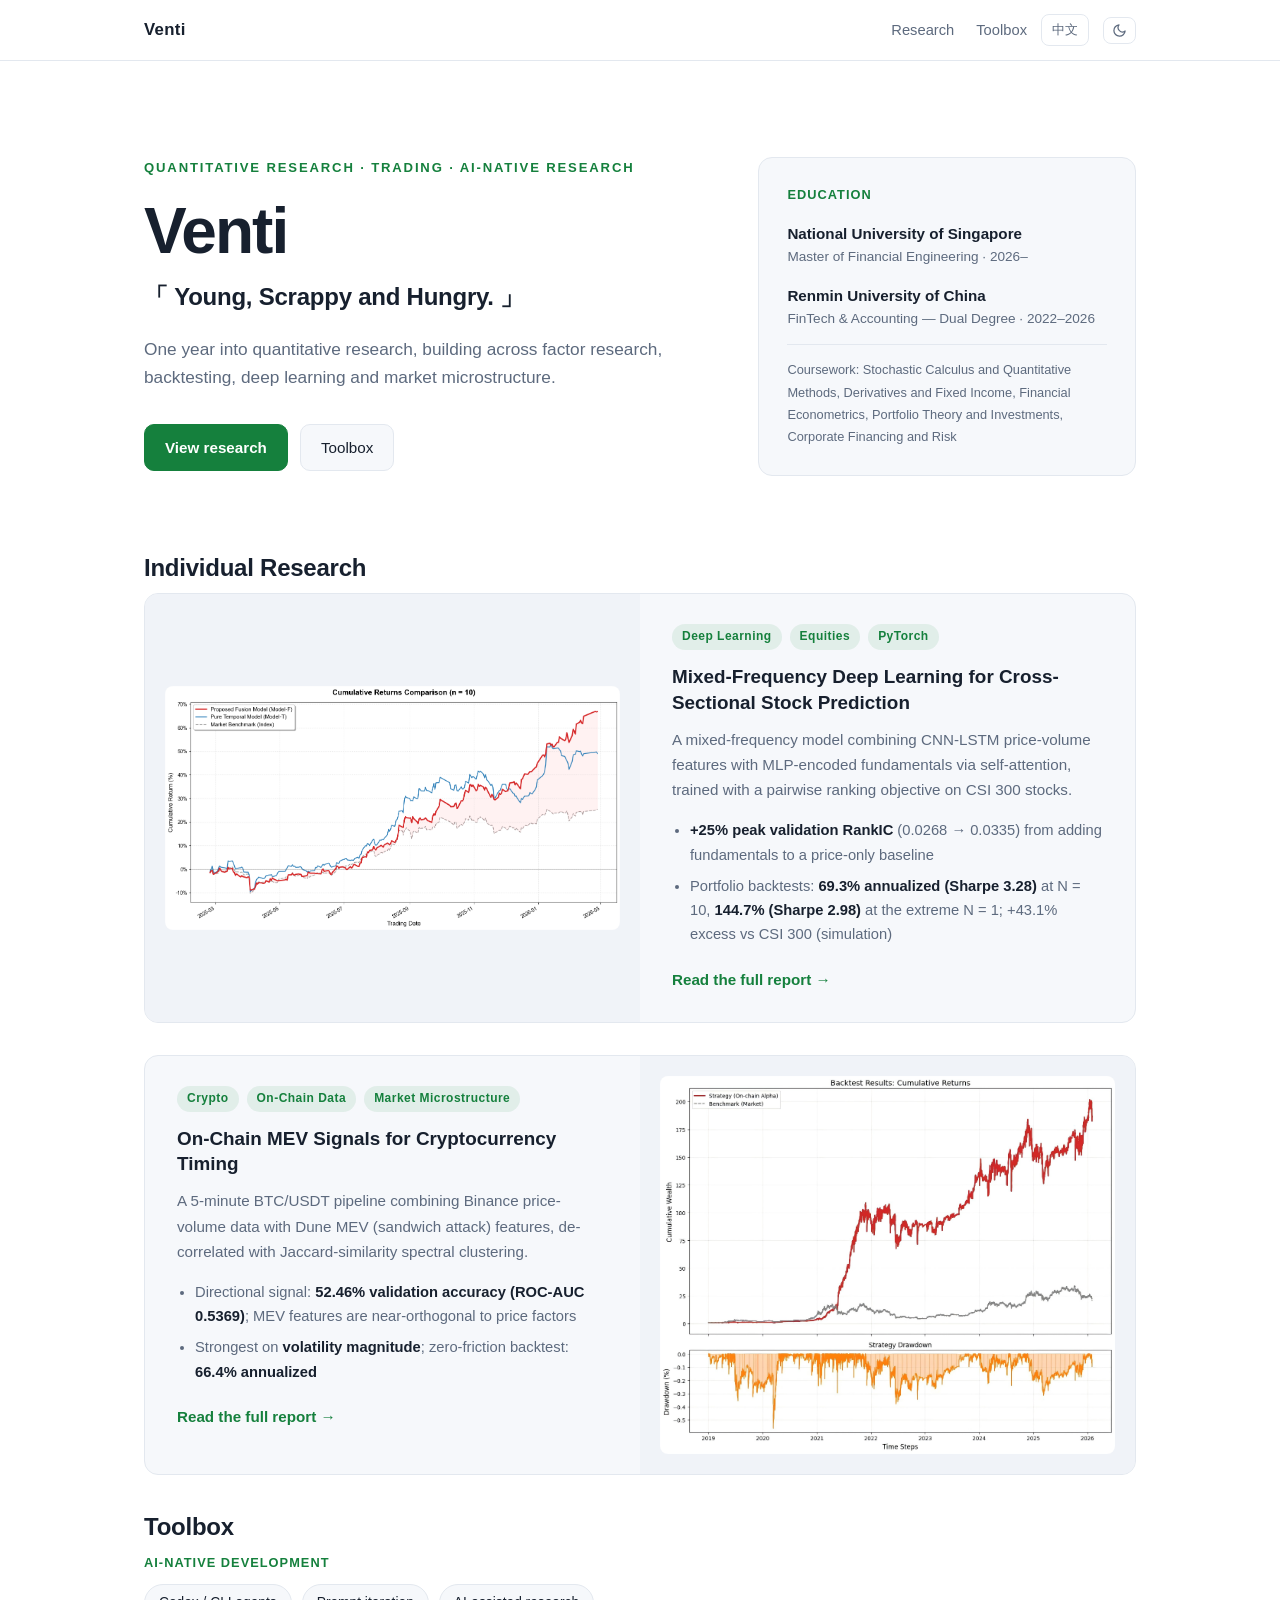
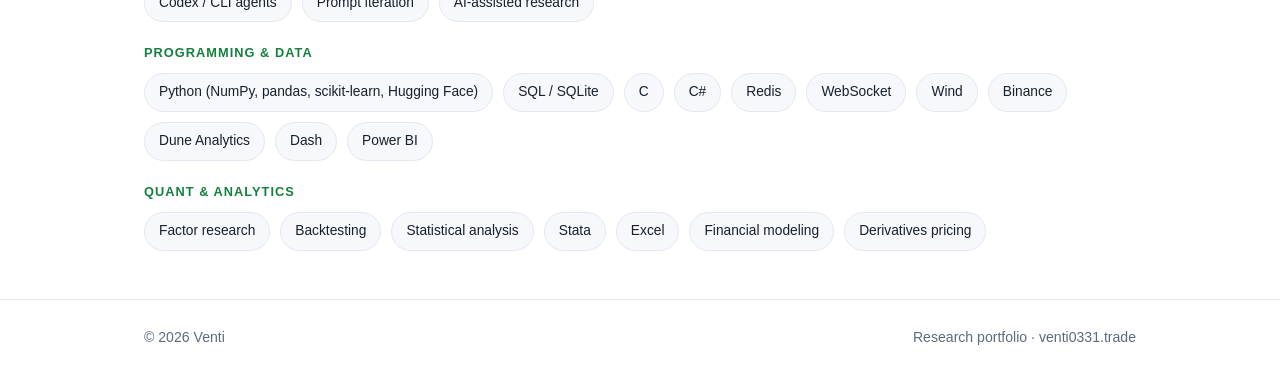
<file: index.html>
<!DOCTYPE html>
<html lang="en" data-lang="en" data-theme="light">
<head>
  <meta charset="UTF-8" />
  <meta name="viewport" content="width=device-width, initial-scale=1.0" />
  <title data-en="Venti — Quantitative Research Portfolio" data-zh="Venti — 量化研究作品集">Venti — Quantitative Research Portfolio</title>
  <meta name="description" content="Quantitative research at the intersection of deep learning, financial data and on-chain market microstructure." />
  <link rel="stylesheet" href="styles.css?v=3" />
  <link rel="icon" href="data:image/svg+xml,<svg xmlns='http://www.w3.org/2000/svg' viewBox='0 0 100 100'><rect width='100' height='100' rx='22' fill='%2315803d'/><text x='50' y='70' font-size='60' text-anchor='middle' fill='white' font-family='Arial'>V</text></svg>" />
  <script>
  (function () {
    var d = document.documentElement;
    function get(k) { try { return localStorage.getItem(k); } catch (e) { return null; } }
    var t = get('theme');
    d.dataset.theme = t || (window.matchMedia && window.matchMedia('(prefers-color-scheme: dark)').matches ? 'dark' : 'light');
    if (get('lang') === 'zh') {
      d.dataset.lang = 'zh';
      d.lang = 'zh-CN';
      var ti = document.querySelector('title');
      if (ti && ti.dataset.zh) document.title = ti.dataset.zh;
    }
  })();
  </script>
  <script src="site.js?v=3" defer></script>
</head>
<body>
  <header class="nav">
    <div class="container nav-inner">
      <a class="brand" href="index.html">Venti</a>
      <div class="nav-right">
        <nav>
          <a href="#research"><span class="lang-en">Research</span><span class="lang-zh">研究</span></a>
          <a href="#skills"><span class="lang-en">Toolbox</span><span class="lang-zh">技能栈</span></a>
        </nav>
        <button class="lang-toggle" type="button">中文</button>
        <button class="icon-btn theme-toggle" type="button" aria-label="Toggle theme">
          <svg class="icon-moon" viewBox="0 0 24 24" fill="none" stroke="currentColor" stroke-width="2" stroke-linecap="round" stroke-linejoin="round"><path d="M21 12.8A9 9 0 1 1 11.2 3a7 7 0 0 0 9.8 9.8Z"/></svg>
          <svg class="icon-sun" viewBox="0 0 24 24" fill="none" stroke="currentColor" stroke-width="2" stroke-linecap="round" stroke-linejoin="round"><circle cx="12" cy="12" r="4"/><path d="M12 2v2m0 16v2M4.9 4.9l1.4 1.4m11.4 11.4 1.4 1.4M2 12h2m16 0h2M4.9 19.1l1.4-1.4M17.7 6.3l1.4-1.4"/></svg>
        </button>
      </div>
    </div>
  </header>

  <main id="top">
    <section class="hero container">
      <div class="hero-grid">
        <div class="hero-main">
          <div class="lang-en">
            <p class="eyebrow">Quantitative Research · Trading · AI-Native Research</p>
            <h1>Venti</h1>
            <p class="slogan">「 Young, Scrappy and Hungry. 」</p>
            <p class="lede">
              One year into quantitative research, building across factor research, backtesting,
              deep learning and market microstructure.
            </p>
          </div>
          <div class="lang-zh">
            <p class="eyebrow">量化研究 · 交易 · AI 原生化研究</p>
            <h1>Venti</h1>
            <p class="slogan">学习快。年轻、敢拼、有冲劲。</p>
            <p class="lede">
              量化研究一年：覆盖因子研究、回测、深度学习与市场微观结构。
            </p>
          </div>
          <div class="hero-links">
            <a class="btn primary" href="#research"><span class="lang-en">View research</span><span class="lang-zh">查看研究</span></a>
            <a class="btn" href="#skills"><span class="lang-en">Toolbox</span><span class="lang-zh">技能栈</span></a>
          </div>
        </div>

        <aside class="hero-edu">
          <div class="lang-en">
            <p class="edu-label">Education</p>
            <div class="edu-item">
              <p class="school">National University of Singapore</p>
              <p class="degree">Master of Financial Engineering · 2026–</p>
            </div>
            <div class="edu-item">
              <p class="school">Renmin University of China</p>
              <p class="degree">FinTech &amp; Accounting — Dual Degree · 2022–2026</p>
            </div>
            <p class="courses">Coursework: Stochastic Calculus and Quantitative Methods, Derivatives and Fixed Income, Financial Econometrics, Portfolio Theory and Investments, Corporate Financing and Risk</p>
          </div>
          <div class="lang-zh">
            <p class="edu-label">教育背景</p>
            <div class="edu-item">
              <p class="school">新加坡国立大学</p>
              <p class="degree">金融工程硕士 · 2026–</p>
            </div>
            <div class="edu-item">
              <p class="school">中国人民大学</p>
              <p class="degree">金融科技与会计 — 双学位 · 2022–2026</p>
            </div>
            <p class="courses">主修课程：随机微积分与量化方法、衍生品与固定收益、金融计量经济学、投资组合理论、公司金融与风险</p>
          </div>
        </aside>
      </div>
    </section>

    <section id="research" class="container">
      <h2><span class="lang-en">Individual Research</span><span class="lang-zh">独立研究</span></h2>

      <article class="card">
        <div class="card-media">
          <img src="assets/stock/backtest-n10.png" alt="N=10 portfolio backtest comparison" loading="lazy" />
        </div>
        <div class="card-body">
          <div class="lang-en">
            <p class="tags"><span>Deep Learning</span><span>Equities</span><span>PyTorch</span></p>
            <h3>Mixed-Frequency Deep Learning for Cross-Sectional Stock Prediction</h3>
            <p>
              A mixed-frequency model combining CNN-LSTM price-volume features with MLP-encoded
              fundamentals via self-attention, trained with a pairwise ranking objective on CSI 300 stocks.
            </p>
            <ul>
              <li><strong>+25% peak validation RankIC</strong> (0.0268 → 0.0335) from adding fundamentals to a price-only baseline</li>
              <li>Portfolio backtests: <strong>69.3% annualized (Sharpe 3.28)</strong> at N = 10, <strong>144.7% (Sharpe 2.98)</strong> at the extreme N = 1; +43.1% excess vs CSI 300 (simulation)</li>
            </ul>
            <p class="card-links"><a href="research/mixed-frequency-stock-prediction.html">Read the full report →</a></p>
          </div>
          <div class="lang-zh">
            <p class="tags"><span>深度学习</span><span>股票</span><span>PyTorch</span></p>
            <h3>面向横截面股票预测的混频深度学习模型</h3>
            <p>
              将 CNN-LSTM 量价特征与 MLP 编码的财务基本面通过自注意力融合，
              并以成对排序损失训练，用于沪深 300 股票的横截面排序预测。
            </p>
            <ul>
              <li>引入财务信息使验证集峰值 <strong>RankIC 提升 25%</strong>（0.0268 → 0.0335）</li>
              <li>组合回测：N = 10 年化 <strong>69.3%（夏普 3.28）</strong>，N = 1 年化 <strong>144.7%（夏普 2.98）</strong>；较沪深 300 超额 +43.1%（模拟）</li>
            </ul>
            <p class="card-links"><a href="research/mixed-frequency-stock-prediction.html">阅读完整报告 →</a></p>
          </div>
        </div>
      </article>

      <article class="card reverse">
        <div class="card-media">
          <img src="assets/mev/zero-friction.png" alt="Zero-friction backtest performance" loading="lazy" />
        </div>
        <div class="card-body">
          <div class="lang-en">
            <p class="tags"><span>Crypto</span><span>On-Chain Data</span><span>Market Microstructure</span></p>
            <h3>On-Chain MEV Signals for Cryptocurrency Timing</h3>
            <p>
              A 5-minute BTC/USDT pipeline combining Binance price-volume data with Dune MEV
              (sandwich attack) features, de-correlated with Jaccard-similarity spectral clustering.
            </p>
            <ul>
              <li>Directional signal: <strong>52.46% validation accuracy (ROC-AUC 0.5369)</strong>; MEV features are near-orthogonal to price factors</li>
              <li>Strongest on <strong>volatility magnitude</strong>; zero-friction backtest: <strong>66.4% annualized</strong></li>
            </ul>
            <p class="card-links"><a href="research/onchain-mev-crypto-timing.html">Read the full report →</a></p>
          </div>
          <div class="lang-zh">
            <p class="tags"><span>加密资产</span><span>链上数据</span><span>市场微观结构</span></p>
            <h3>链上 MEV 信号与加密货币择时</h3>
            <p>
              结合 Binance 量价数据与 Dune 链上 MEV（三明治攻击）特征的 5 分钟 BTC/USDT 研究管线，
              使用基于 Jaccard 相似的谱聚类去相关。
            </p>
            <ul>
              <li>方向信号验证准确率 <strong>52.46%（ROC-AUC 0.5369）</strong>，MEV 特征与量价因子接近正交</li>
              <li>对<strong>波动幅度</strong>预测最强；零摩擦回测年化 <strong>66.4%</strong></li>
            </ul>
            <p class="card-links"><a href="research/onchain-mev-crypto-timing.html">阅读完整报告 →</a></p>
          </div>
        </div>
      </article>
    </section>

    <section id="skills" class="container">
      <h2><span class="lang-en">Toolbox</span><span class="lang-zh">技能栈</span></h2>
      <div class="skill-groups">
        <div class="skill-group">
          <p class="skill-label"><span class="lang-en">AI-Native Development</span><span class="lang-zh">AI 原生化开发</span></p>
          <div class="chips">
            <span>Codex / CLI agents</span><span>Prompt iteration</span><span>AI-assisted research</span>
          </div>
        </div>
        <div class="skill-group">
          <p class="skill-label"><span class="lang-en">Programming &amp; Data</span><span class="lang-zh">编程与数据</span></p>
          <div class="chips">
            <span>Python (NumPy, pandas, scikit-learn, Hugging Face)</span><span>SQL / SQLite</span>
            <span>C</span><span>C#</span><span>Redis</span><span>WebSocket</span>
            <span>Wind</span><span>Binance</span><span>Dune Analytics</span><span>Dash</span><span>Power BI</span>
          </div>
        </div>
        <div class="skill-group">
          <p class="skill-label"><span class="lang-en">Quant &amp; Analytics</span><span class="lang-zh">量化与分析</span></p>
          <div class="chips">
            <span>Factor research</span><span>Backtesting</span><span>Statistical analysis</span>
            <span>Stata</span><span>Excel</span><span>Financial modeling</span><span>Derivatives pricing</span>
          </div>
        </div>
      </div>
    </section>
  </main>

  <footer class="footer">
    <div class="container footer-inner">
      <p>© 2026 Venti</p>
      <p class="divider-note"><span class="lang-en">Research portfolio · venti0331.trade</span><span class="lang-zh">研究作品集 · venti0331.trade</span></p>
    </div>
  </footer>
</body>
</html>
</file>
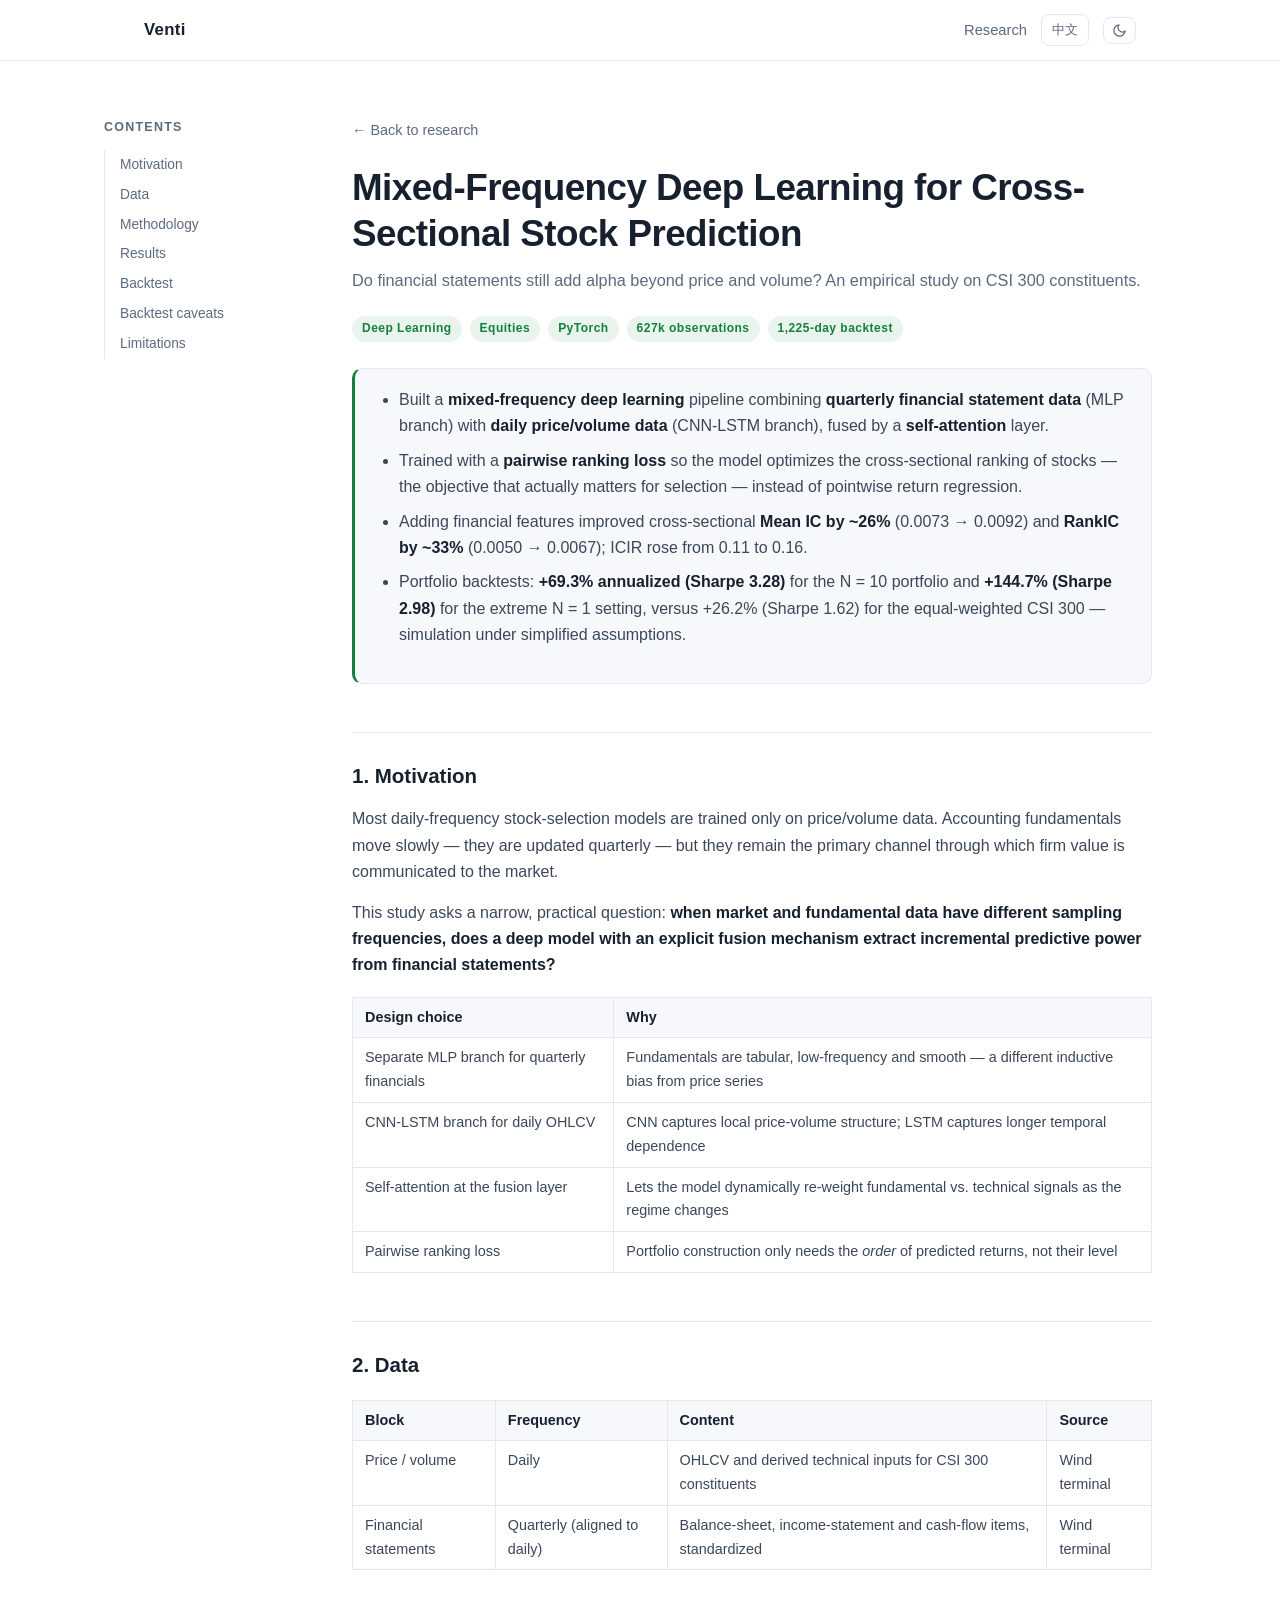
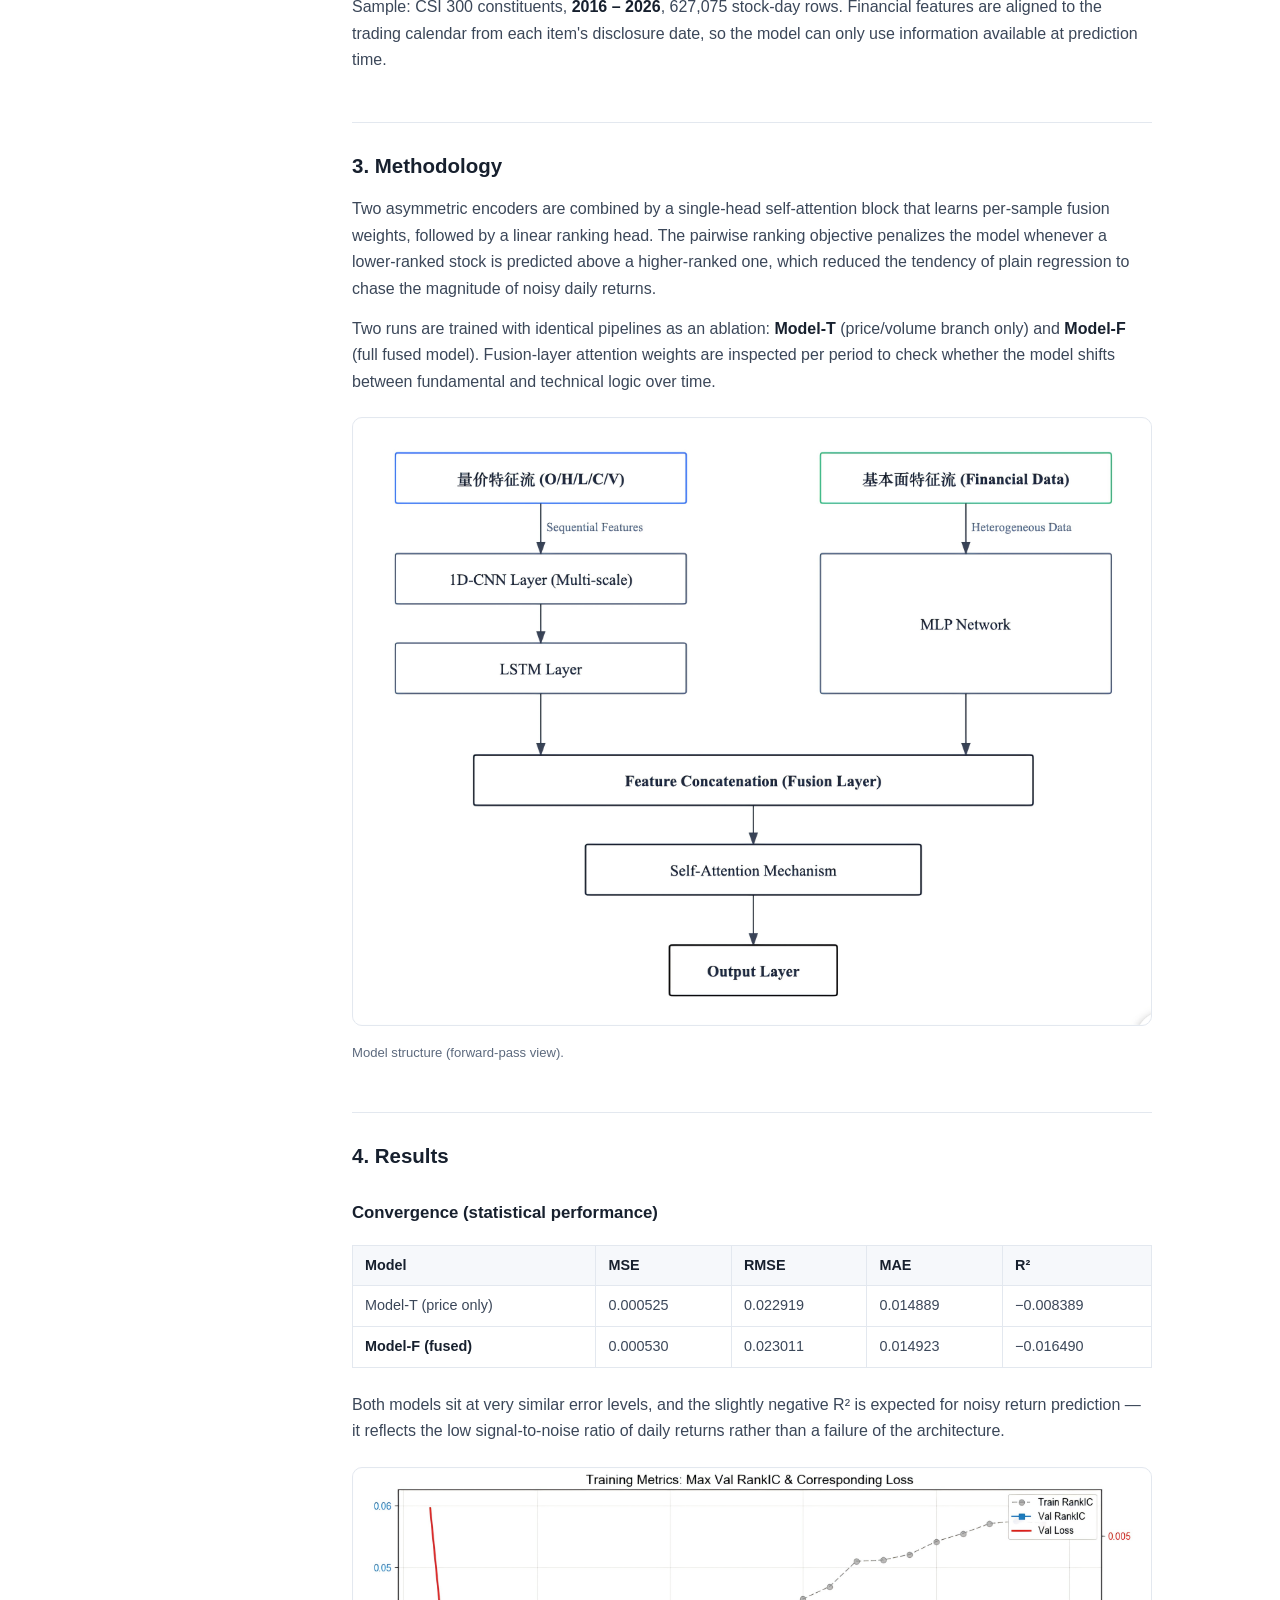
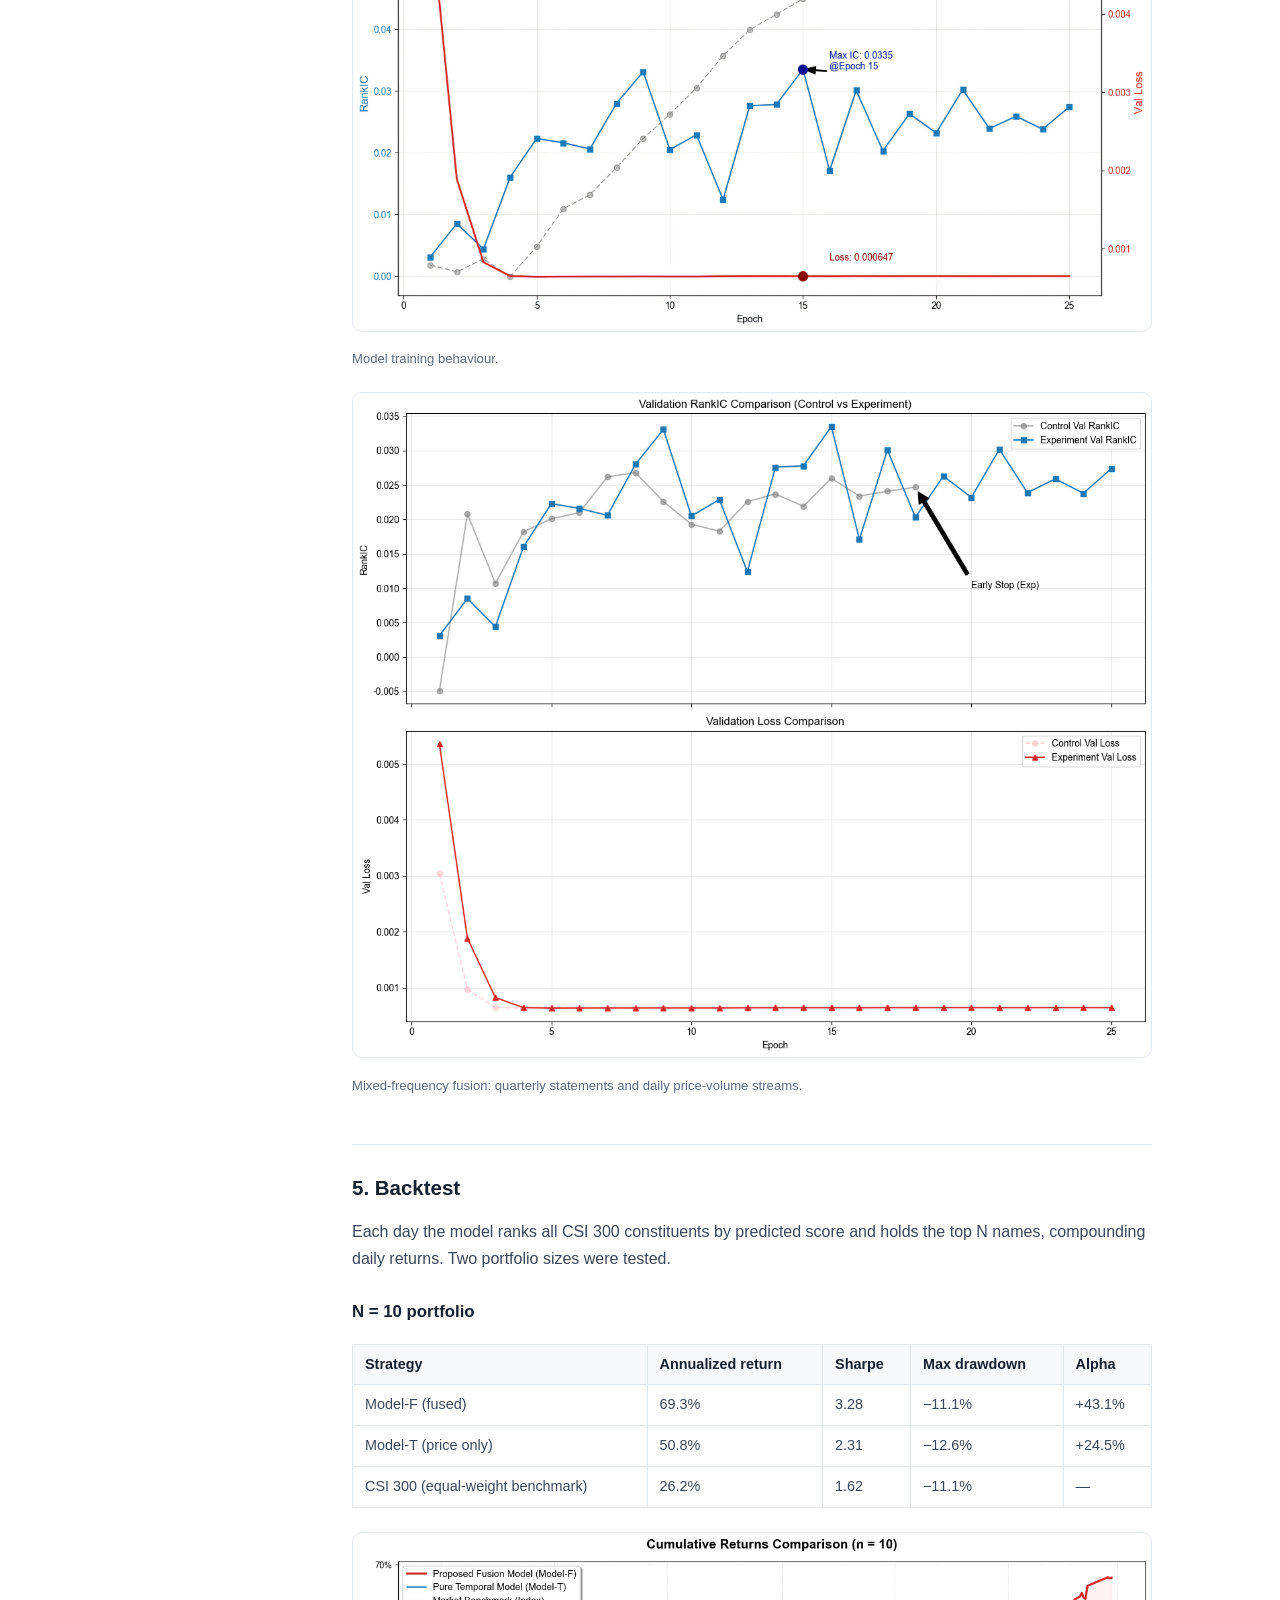
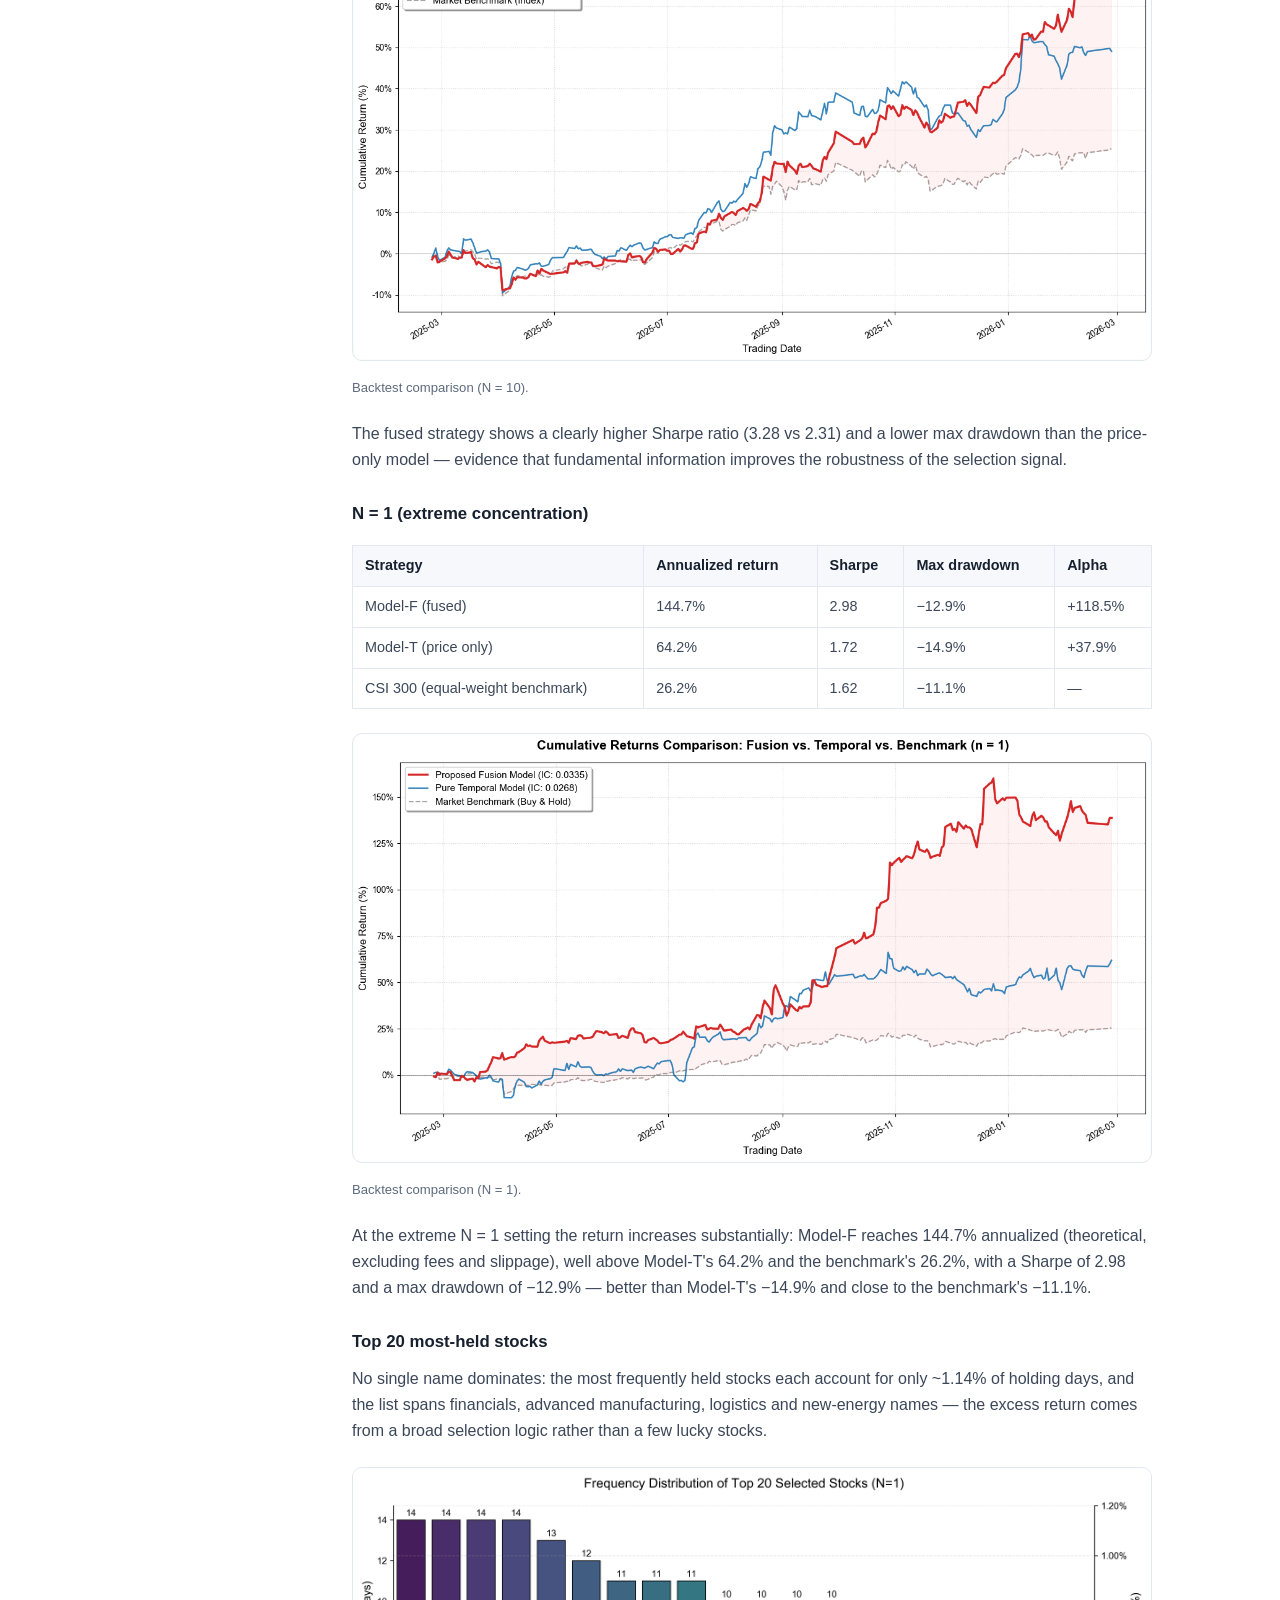
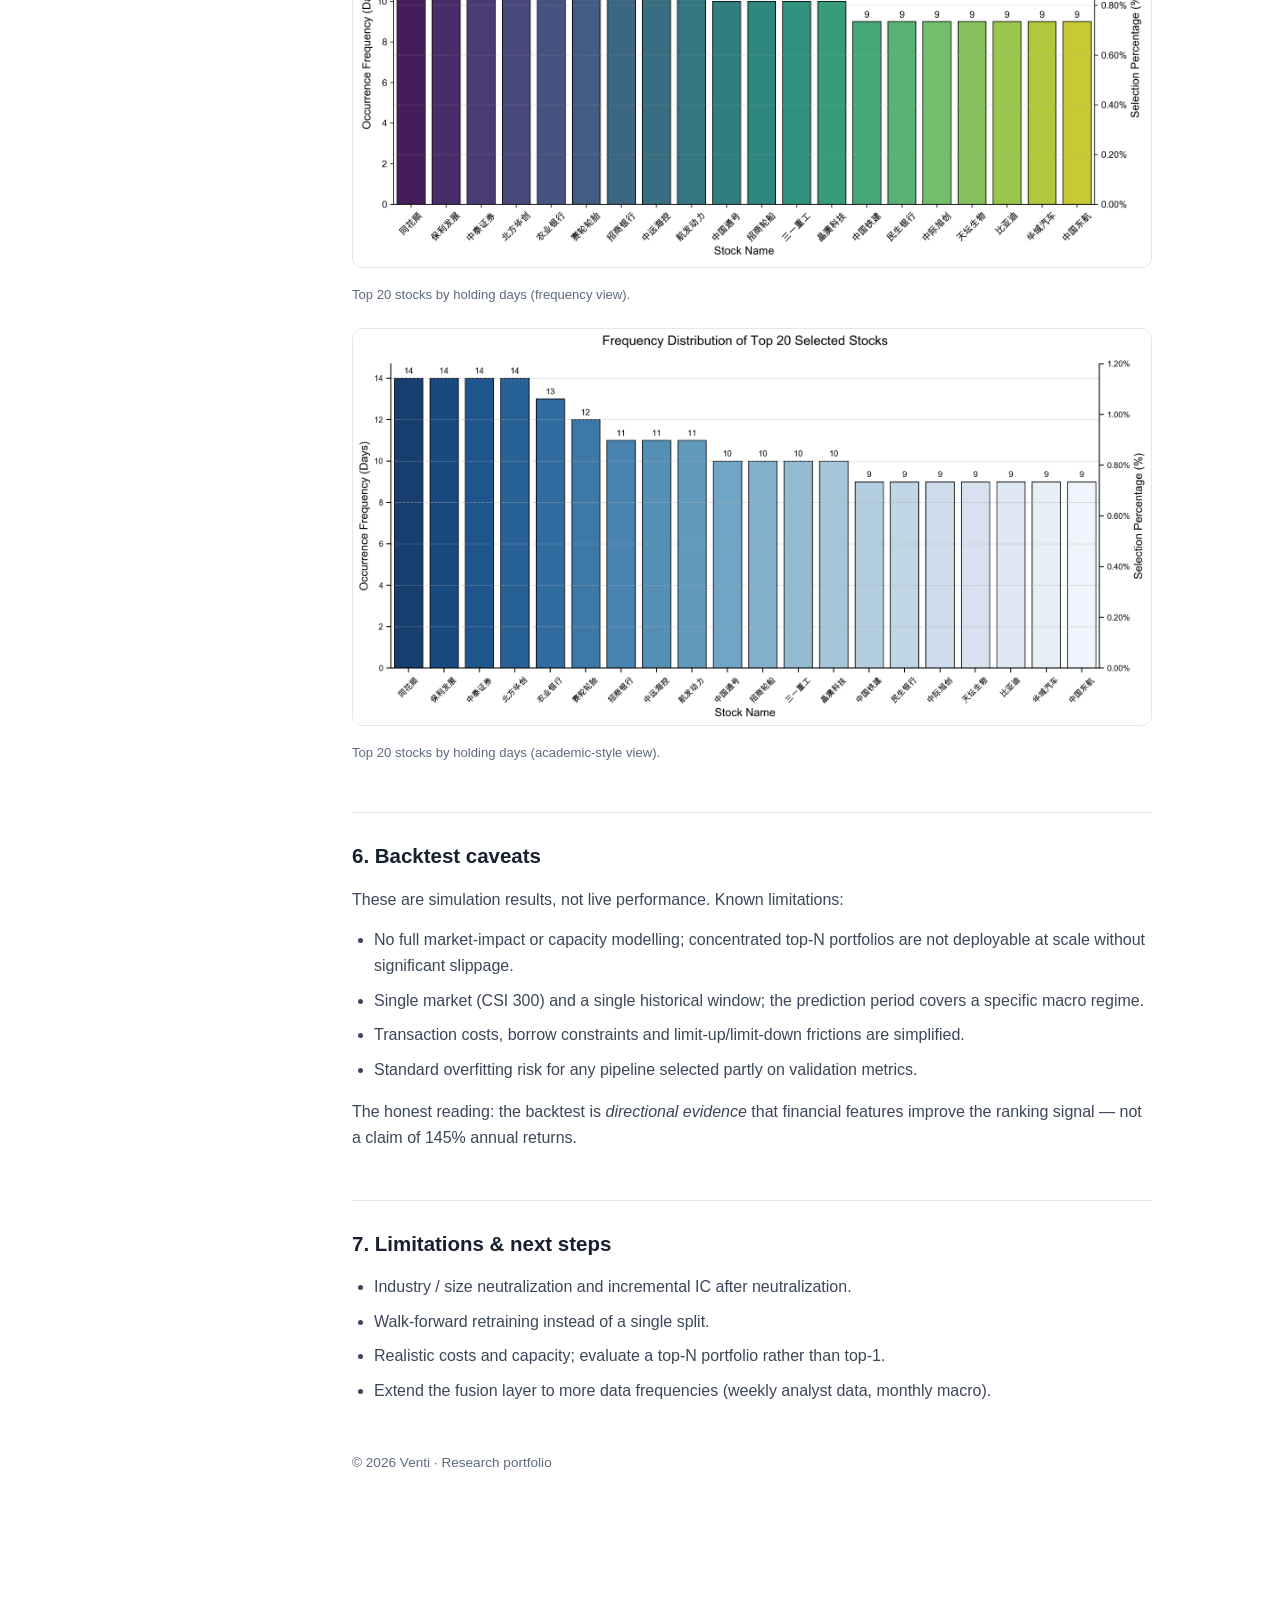
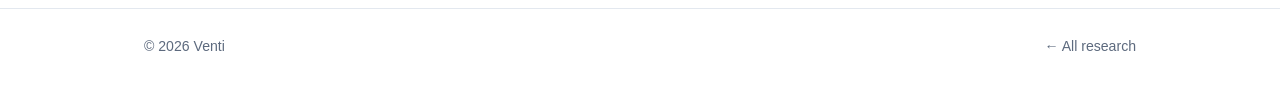
<file: research/mixed-frequency-stock-prediction.html>
<!DOCTYPE html>
<html lang="en" data-lang="en" data-theme="light">
<head>
  <meta charset="UTF-8" />
  <meta name="viewport" content="width=device-width, initial-scale=1.0" />
  <title data-en="Mixed-Frequency Deep Learning for Stock Prediction — Venti" data-zh="混频深度学习与横截面股票预测 — Venti">Mixed-Frequency Deep Learning for Stock Prediction — Venti</title>
  <meta name="description" content="Do financial statements still add alpha beyond price and volume? A mixed-frequency deep learning study on CSI 300 constituents." />
  <link rel="stylesheet" href="../styles.css?v=3" />
  <link rel="icon" href="data:image/svg+xml,<svg xmlns='http://www.w3.org/2000/svg' viewBox='0 0 100 100'><rect width='100' height='100' rx='22' fill='%2315803d'/><text x='50' y='70' font-size='60' text-anchor='middle' fill='white' font-family='Arial'>V</text></svg>" />
  <script>
  (function () {
    var d = document.documentElement;
    function get(k) { try { return localStorage.getItem(k); } catch (e) { return null; } }
    var t = get('theme');
    d.dataset.theme = t || (window.matchMedia && window.matchMedia('(prefers-color-scheme: dark)').matches ? 'dark' : 'light');
    if (get('lang') === 'zh') {
      d.dataset.lang = 'zh';
      d.lang = 'zh-CN';
      var ti = document.querySelector('title');
      if (ti && ti.dataset.zh) document.title = ti.dataset.zh;
    }
  })();
  </script>
  <script src="../site.js?v=3" defer></script>
</head>
<body>
  <header class="nav">
    <div class="container nav-inner">
      <a class="brand" href="../index.html">Venti</a>
      <div class="nav-right">
        <nav><a href="../index.html#research"><span class="lang-en">Research</span><span class="lang-zh">研究</span></a></nav>
        <button class="lang-toggle" type="button">中文</button>
        <button class="icon-btn theme-toggle" type="button" aria-label="Toggle theme">
          <svg class="icon-moon" viewBox="0 0 24 24" fill="none" stroke="currentColor" stroke-width="2" stroke-linecap="round" stroke-linejoin="round"><path d="M21 12.8A9 9 0 1 1 11.2 3a7 7 0 0 0 9.8 9.8Z"/></svg>
          <svg class="icon-sun" viewBox="0 0 24 24" fill="none" stroke="currentColor" stroke-width="2" stroke-linecap="round" stroke-linejoin="round"><circle cx="12" cy="12" r="4"/><path d="M12 2v2m0 16v2M4.9 4.9l1.4 1.4m11.4 11.4 1.4 1.4M2 12h2m16 0h2M4.9 19.1l1.4-1.4M17.7 6.3l1.4-1.4"/></svg>
        </button>
      </div>
    </div>
  </header>

  <main class="article-layout">
    <aside class="toc">
      <p class="toc-title"><span class="lang-en">Contents</span><span class="lang-zh">目录</span></p>
      <ol>
        <li><a href="#motivation"><span class="lang-en">Motivation</span><span class="lang-zh">研究动机</span></a></li>
        <li><a href="#data"><span class="lang-en">Data</span><span class="lang-zh">数据</span></a></li>
        <li><a href="#methodology"><span class="lang-en">Methodology</span><span class="lang-zh">方法</span></a></li>
        <li><a href="#results"><span class="lang-en">Results</span><span class="lang-zh">结果</span></a></li>
        <li><a href="#backtest"><span class="lang-en">Backtest</span><span class="lang-zh">回测</span></a></li>
        <li><a href="#caveats"><span class="lang-en">Backtest caveats</span><span class="lang-zh">回测局限</span></a></li>
        <li><a href="#limitations"><span class="lang-en">Limitations</span><span class="lang-zh">局限与后续</span></a></li>
      </ol>
    </aside>

    <article class="article">
    <a class="back" href="../index.html#research"><span class="lang-en">← Back to research</span><span class="lang-zh">← 返回研究列表</span></a>

    <h1><span class="lang-en">Mixed-Frequency Deep Learning for Cross-Sectional Stock Prediction</span><span class="lang-zh">混频深度学习与横截面股票预测</span></h1>
    <p class="subtitle"><span class="lang-en">Do financial statements still add alpha beyond price and volume? An empirical study on CSI 300 constituents.</span><span class="lang-zh">财务信息是否仍能在量价数据之外贡献增量 alpha？基于沪深 300 成分股的实证研究。</span></p>
    <p class="meta"><span class="lang-en">Deep Learning</span><span class="lang-en">Equities</span><span class="lang-en">PyTorch</span><span class="lang-en">627k observations</span><span class="lang-en">1,225-day backtest</span><span class="lang-zh">深度学习</span><span class="lang-zh">股票</span><span class="lang-zh">PyTorch</span><span class="lang-zh">62.7 万观测</span><span class="lang-zh">1,225 日回测</span></p>

    <div class="tldr">
      <ul class="lang-en">
        <li>Built a <strong>mixed-frequency deep learning</strong> pipeline combining <strong>quarterly financial statement data</strong> (MLP branch) with <strong>daily price/volume data</strong> (CNN-LSTM branch), fused by a <strong>self-attention</strong> layer.</li>
        <li>Trained with a <strong>pairwise ranking loss</strong> so the model optimizes the cross-sectional ranking of stocks — the objective that actually matters for selection — instead of pointwise return regression.</li>
        <li>Adding financial features improved cross-sectional <strong>Mean IC by ~26%</strong> (0.0073 → 0.0092) and <strong>RankIC by ~33%</strong> (0.0050 → 0.0067); ICIR rose from 0.11 to 0.16.</li>
        <li>Portfolio backtests: <strong>+69.3% annualized (Sharpe 3.28)</strong> for the N = 10 portfolio and <strong>+144.7% (Sharpe 2.98)</strong> for the extreme N = 1 setting, versus +26.2% (Sharpe 1.62) for the equal-weighted CSI 300 — simulation under simplified assumptions.</li>
      </ul>
      <ul class="lang-zh">
        <li>构建了<strong>混频深度学习</strong>流程：将<strong>季度财务数据</strong>（MLP 分支）与<strong>日频量价数据</strong>（CNN-LSTM 分支）通过<strong>自注意力</strong>层融合。</li>
        <li>采用<strong>成对排序损失</strong>训练，直接优化股票的横截面排序——这才是选股真正需要的目标，而非逐点收益率回归。</li>
        <li>引入财务特征后，横截面 <strong>Mean IC 提升约 26%</strong>（0.0073 → 0.0092），<strong>RankIC 提升约 33%</strong>（0.0050 → 0.0067），ICIR 从 0.11 升至 0.16。</li>
        <li>组合回测：N = 10 年化 <strong>+69.3%（夏普 3.28）</strong>，极端 N = 1 配置年化 <strong>+144.7%（夏普 2.98）</strong>，等权沪深 300 基准为 +26.2%（夏普 1.62）——基于简化假设的模拟结果。</li>
      </ul>
    </div>

    <h2 id="motivation"><span class="lang-en">1. Motivation</span><span class="lang-zh">1. 研究动机</span></h2>
    <p class="lang-en">
      Most daily-frequency stock-selection models are trained only on price/volume data. Accounting
      fundamentals move slowly — they are updated quarterly — but they remain the primary channel
      through which firm value is communicated to the market.
    </p>
    <p class="lang-zh">
      多数日频选股模型仅使用量价数据训练。会计基本面变化缓慢——按季度更新——但仍然是市场理解公司价值的主要渠道。
    </p>
    <p class="lang-en">
      This study asks a narrow, practical question: <strong>when market and fundamental data have
      different sampling frequencies, does a deep model with an explicit fusion mechanism extract
      incremental predictive power from financial statements?</strong>
    </p>
    <p class="lang-zh">
      本研究提出一个具体的问题：<strong>当市场数据与基本面数据具有不同采样频率时，带有显式融合机制的深度模型能否从财务报表中提取增量预测能力？</strong>
    </p>

    <div class="lang-en">
      <table>
        <tr><th>Design choice</th><th>Why</th></tr>
        <tr><td>Separate MLP branch for quarterly financials</td><td>Fundamentals are tabular, low-frequency and smooth — a different inductive bias from price series</td></tr>
        <tr><td>CNN-LSTM branch for daily OHLCV</td><td>CNN captures local price-volume structure; LSTM captures longer temporal dependence</td></tr>
        <tr><td>Self-attention at the fusion layer</td><td>Lets the model dynamically re-weight fundamental vs. technical signals as the regime changes</td></tr>
        <tr><td>Pairwise ranking loss</td><td>Portfolio construction only needs the <em>order</em> of predicted returns, not their level</td></tr>
      </table>
    </div>
    <div class="lang-zh">
      <table>
        <tr><th>设计选择</th><th>原因</th></tr>
        <tr><td>季度财务走独立 MLP 分支</td><td>基本面是表格型、低频、平滑的数据，与价格序列的归纳偏置不同</td></tr>
        <tr><td>日频 OHLCV 走 CNN-LSTM 分支</td><td>CNN 捕捉局部量价结构，LSTM 捕捉更长的时间依赖</td></tr>
        <tr><td>融合层使用自注意力</td><td>让模型随市场状态动态调整基本面与技术面信号的权重</td></tr>
        <tr><td>成对排序损失</td><td>组合构建只需要预测收益的<em>排序</em>，而非绝对水平</td></tr>
      </table>
    </div>

    <h2 id="data"><span class="lang-en">2. Data</span><span class="lang-zh">2. 数据</span></h2>
    <div class="lang-en">
      <table>
        <tr><th>Block</th><th>Frequency</th><th>Content</th><th>Source</th></tr>
        <tr><td>Price / volume</td><td>Daily</td><td>OHLCV and derived technical inputs for CSI 300 constituents</td><td>Wind terminal</td></tr>
        <tr><td>Financial statements</td><td>Quarterly (aligned to daily)</td><td>Balance-sheet, income-statement and cash-flow items, standardized</td><td>Wind terminal</td></tr>
      </table>
    </div>
    <div class="lang-zh">
      <table>
        <tr><th>数据块</th><th>频率</th><th>内容</th><th>来源</th></tr>
        <tr><td>价格 / 成交量</td><td>日频</td><td>沪深 300 成分股 OHLCV 及衍生技术指标</td><td>Wind 终端</td></tr>
        <tr><td>财务报表</td><td>季度（对齐至日频）</td><td>资产负债表、利润表、现金流量表科目，已标准化</td><td>Wind 终端</td></tr>
      </table>
    </div>
    <p class="lang-en">
      Sample: CSI 300 constituents, <strong>2016 – 2026</strong>, 627,075 stock-day rows. Financial
      features are aligned to the trading calendar from each item's disclosure date, so the model
      can only use information available at prediction time.
    </p>
    <p class="lang-zh">
      样本：沪深 300 成分股，<strong>2016 – 2026</strong>，共 627,075 条股票-日观测。财务特征按披露日期对齐至交易日历，
      确保模型仅使用预测时点可得的信息。
    </p>

    <h2 id="methodology"><span class="lang-en">3. Methodology</span><span class="lang-zh">3. 方法</span></h2>
    <p class="lang-en">
      Two asymmetric encoders are combined by a single-head self-attention block that learns
      per-sample fusion weights, followed by a linear ranking head. The pairwise ranking objective
      penalizes the model whenever a lower-ranked stock is predicted above a higher-ranked one,
      which reduced the tendency of plain regression to chase the magnitude of noisy daily returns.
    </p>
    <p class="lang-zh">
      两个非对称编码器由单头自注意力块融合，学习每个样本的融合权重，后接线性排序头。
      成对排序目标在市场把低排序股票预测得高于高排序股票时施加惩罚，抑制了普通回归追逐噪声日收益量级的问题。
    </p>
    <p class="lang-en">
      Two runs are trained with identical pipelines as an ablation:
      <strong>Model-T</strong> (price/volume branch only) and <strong>Model-F</strong> (full fused model).
      Fusion-layer attention weights are inspected per period to check whether the model shifts
      between fundamental and technical logic over time.
    </p>
    <p class="lang-zh">
      以完全相同的流程训练两个模型作为消融：<strong>Model-T</strong>（仅量价分支）与 <strong>Model-F</strong>（完整融合模型）。
      我们会按时期检查融合层注意力权重，观察模型是否在市场环境变化时在基本面与技术面逻辑之间切换。
    </p>

    <figure>
      <img src="../assets/stock/model-structure.png" alt="Model structure" loading="lazy" />
      <figcaption><span class="lang-en">Model structure (forward-pass view).</span><span class="lang-zh">模型结构（前向传播视角）。</span></figcaption>
    </figure>

    <h2 id="results"><span class="lang-en">4. Results</span><span class="lang-zh">4. 结果</span></h2>
    <h3><span class="lang-en">Convergence (statistical performance)</span><span class="lang-zh">模型收敛性对比（统计表现）</span></h3>
    <div class="lang-en">
      <table>
        <tr><th>Model</th><th>MSE</th><th>RMSE</th><th>MAE</th><th>R²</th></tr>
        <tr><td>Model-T (price only)</td><td>0.000525</td><td>0.022919</td><td>0.014889</td><td>−0.008389</td></tr>
        <tr><td><strong>Model-F (fused)</strong></td><td>0.000530</td><td>0.023011</td><td>0.014923</td><td>−0.016490</td></tr>
      </table>
    </div>
    <div class="lang-zh">
      <table>
        <tr><th>模型</th><th>MSE</th><th>RMSE</th><th>MAE</th><th>R²</th></tr>
        <tr><td>Model-T（仅量价）</td><td>0.000525</td><td>0.022919</td><td>0.014889</td><td>−0.008389</td></tr>
        <tr><td><strong>Model-F（融合）</strong></td><td>0.000530</td><td>0.023011</td><td>0.014923</td><td>−0.016490</td></tr>
      </table>
    </div>
    <p class="lang-en">
      Both models sit at very similar error levels, and the slightly negative R² is expected for
      noisy return prediction — it reflects the low signal-to-noise ratio of daily returns rather
      than a failure of the architecture.
    </p>
    <p class="lang-zh">
      两组模型的绝对误差水平非常接近；R² 略微为负符合日频收益率信噪比极低的特征，
      并不代表模型失效。
    </p>

    <figure>
      <img src="../assets/stock/training.png" alt="Model training behaviour" loading="lazy" />
      <figcaption><span class="lang-en">Model training behaviour.</span><span class="lang-zh">模型训练效果。</span></figcaption>
    </figure>

    <figure>
      <img src="../assets/stock/data_fusion_schematic.png" alt="Data fusion schematic" loading="lazy" />
      <figcaption><span class="lang-en">Mixed-frequency fusion: quarterly statements and daily price-volume streams.</span><span class="lang-zh">混频融合：季度报表流与日频量价流。</span></figcaption>
    </figure>

    <h2 id="backtest"><span class="lang-en">5. Backtest</span><span class="lang-zh">5. 回测</span></h2>
    <p class="lang-en">
      Each day the model ranks all CSI 300 constituents by predicted score and holds the top N names,
      compounding daily returns. Two portfolio sizes were tested.
    </p>
    <p class="lang-zh">
      策略每日按预测得分对沪深 300 成分股排序，持有排名前 N 只股票，并逐日累乘收益。以下测试两种组合数量。
    </p>

    <h3><span class="lang-en">N = 10 portfolio</span><span class="lang-zh">N = 10 组合</span></h3>
    <div class="lang-en">
      <table>
        <tr><th>Strategy</th><th>Annualized return</th><th>Sharpe</th><th>Max drawdown</th><th>Alpha</th></tr>
        <tr><td>Model-F (fused)</td><td>69.3%</td><td>3.28</td><td>−11.1%</td><td>+43.1%</td></tr>
        <tr><td>Model-T (price only)</td><td>50.8%</td><td>2.31</td><td>−12.6%</td><td>+24.5%</td></tr>
        <tr><td>CSI 300 (equal-weight benchmark)</td><td>26.2%</td><td>1.62</td><td>−11.1%</td><td>—</td></tr>
      </table>
    </div>
    <div class="lang-zh">
      <table>
        <tr><th>策略</th><th>年化收益</th><th>夏普</th><th>最大回撤</th><th>Alpha</th></tr>
        <tr><td>Model-F（融合）</td><td>69.3%</td><td>3.28</td><td>−11.1%</td><td>+43.1%</td></tr>
        <tr><td>Model-T（仅量价）</td><td>50.8%</td><td>2.31</td><td>−12.6%</td><td>+24.5%</td></tr>
        <tr><td>沪深 300（等权基准）</td><td>26.2%</td><td>1.62</td><td>−11.1%</td><td>—</td></tr>
      </table>
    </div>
    <figure>
      <img src="../assets/stock/backtest-n10.png" alt="Backtest comparison N=10" loading="lazy" />
      <figcaption><span class="lang-en">Backtest comparison (N = 10).</span><span class="lang-zh">投资策略回测结果对比（N = 10）。</span></figcaption>
    </figure>
    <p class="lang-en">
      The fused strategy shows a clearly higher Sharpe ratio (3.28 vs 2.31) and a lower max drawdown
      than the price-only model — evidence that fundamental information improves the robustness of
      the selection signal.
    </p>
    <p class="lang-zh">
      融合策略的夏普比率显著更高（3.28 vs 2.31）、最大回撤更低，证明基本面信息提升了选股信号的稳健性。
    </p>

    <h3><span class="lang-en">N = 1 (extreme concentration)</span><span class="lang-zh">N = 1（极端集中）</span></h3>
    <div class="lang-en">
      <table>
        <tr><th>Strategy</th><th>Annualized return</th><th>Sharpe</th><th>Max drawdown</th><th>Alpha</th></tr>
        <tr><td>Model-F (fused)</td><td>144.7%</td><td>2.98</td><td>−12.9%</td><td>+118.5%</td></tr>
        <tr><td>Model-T (price only)</td><td>64.2%</td><td>1.72</td><td>−14.9%</td><td>+37.9%</td></tr>
        <tr><td>CSI 300 (equal-weight benchmark)</td><td>26.2%</td><td>1.62</td><td>−11.1%</td><td>—</td></tr>
      </table>
    </div>
    <div class="lang-zh">
      <table>
        <tr><th>策略</th><th>年化收益</th><th>夏普</th><th>最大回撤</th><th>Alpha</th></tr>
        <tr><td>Model-F（融合）</td><td>144.7%</td><td>2.98</td><td>−12.9%</td><td>+118.5%</td></tr>
        <tr><td>Model-T（仅量价）</td><td>64.2%</td><td>1.72</td><td>−14.9%</td><td>+37.9%</td></tr>
        <tr><td>沪深 300（等权基准）</td><td>26.2%</td><td>1.62</td><td>−11.1%</td><td>—</td></tr>
      </table>
    </div>
    <figure>
      <img src="../assets/stock/backtest-n1.png" alt="Backtest comparison N=1" loading="lazy" />
      <figcaption><span class="lang-en">Backtest comparison (N = 1).</span><span class="lang-zh">投资策略回测结果对比（N = 1）。</span></figcaption>
    </figure>
    <p class="lang-en">
      At the extreme N = 1 setting the return increases substantially: Model-F reaches 144.7%
      annualized (theoretical, excluding fees and slippage), well above Model-T's 64.2% and the
      benchmark's 26.2%, with a Sharpe of 2.98 and a max drawdown of −12.9% — better than Model-T's
      −14.9% and close to the benchmark's −11.1%.
    </p>
    <p class="lang-zh">
      N = 1 的极端配置下收益率大幅提升：Model-F 年化收益达到 144.7%（理论值，不含手续费与滑点），
      显著高于 Model-T 的 64.2% 与基准的 26.2%；夏普比率 2.98，最大回撤 −12.9%，
      优于 Model-T 的 −14.9%，接近基准的 −11.1%。
    </p>

    <h3><span class="lang-en">Top 20 most-held stocks</span><span class="lang-zh">持仓天数最高的前 20 只股票</span></h3>
    <p class="lang-en">
      No single name dominates: the most frequently held stocks each account for only ~1.14% of
      holding days, and the list spans financials, advanced manufacturing, logistics and new-energy
      names — the excess return comes from a broad selection logic rather than a few lucky stocks.
    </p>
    <p class="lang-zh">
      榜单中没有任何单一标的占据主导：出现频次最高的个股持仓天数占比仅约 1.14%，
      覆盖大金融、高端制造、周期物流与新能源等多个板块——超额收益来自普适的选股逻辑，而非个别标的。
    </p>
    <figure>
      <img src="../assets/stock/stock_selection_frequency.png" alt="Top 20 most-held stocks (frequency view)" loading="lazy" />
      <figcaption><span class="lang-en">Top 20 stocks by holding days (frequency view).</span><span class="lang-zh">持仓天数最高的前 20 只股票（频率视角）。</span></figcaption>
    </figure>
    <figure>
      <img src="../assets/stock/stock_selection_academic.png" alt="Top 20 most-held stocks (academic view)" loading="lazy" />
      <figcaption><span class="lang-en">Top 20 stocks by holding days (academic-style view).</span><span class="lang-zh">持仓天数最高的前 20 只股票（学术风格）。</span></figcaption>
    </figure>

    <h2 id="caveats"><span class="lang-en">6. Backtest caveats</span><span class="lang-zh">6. 回测局限</span></h2>
    <p class="lang-en">These are simulation results, not live performance. Known limitations:</p>
    <p class="lang-zh">以上为模拟结果，并非实盘表现。已知局限：</p>
    <ul class="lang-en">
      <li>No full market-impact or capacity modelling; concentrated top-N portfolios are not deployable at scale without significant slippage.</li>
      <li>Single market (CSI 300) and a single historical window; the prediction period covers a specific macro regime.</li>
      <li>Transaction costs, borrow constraints and limit-up/limit-down frictions are simplified.</li>
      <li>Standard overfitting risk for any pipeline selected partly on validation metrics.</li>
    </ul>
    <ul class="lang-zh">
      <li>未完整建模市场冲击与容量；集中持仓的 top-N 组合在规模上无法在不产生显著滑点的情况下部署。</li>
      <li>单一市场（沪深 300）与单一历史区间；预测期覆盖特定的宏观环境。</li>
      <li>交易成本、融券约束与涨跌停摩擦均做了简化。</li>
      <li>任何部分依据验证指标选择的流程都存在过拟合风险。</li>
    </ul>
    <p class="lang-en">
      The honest reading: the backtest is <em>directional evidence</em> that financial features improve
      the ranking signal — not a claim of 145% annual returns.
    </p>
    <p class="lang-zh">
      诚实的读法是：回测是<em>方向性证据</em>——财务特征提升了排序信号——而不是年化 145% 的收益承诺。
    </p>

    <h2 id="limitations"><span class="lang-en">7. Limitations &amp; next steps</span><span class="lang-zh">7. 局限与后续方向</span></h2>
    <ul class="lang-en">
      <li>Industry / size neutralization and incremental IC after neutralization.</li>
      <li>Walk-forward retraining instead of a single split.</li>
      <li>Realistic costs and capacity; evaluate a top-N portfolio rather than top-1.</li>
      <li>Extend the fusion layer to more data frequencies (weekly analyst data, monthly macro).</li>
    </ul>
    <ul class="lang-zh">
      <li>行业 / 市值中性化，以及中性化后的增量 IC。</li>
      <li>以滚动窗口（walk-forward）重训取代单次划分。</li>
      <li>真实的成本与容量建模；评估 top-N 组合而非 top-1。</li>
      <li>将融合层扩展到更多数据频率（周频分析师数据、月频宏观数据）。</li>
    </ul>

    <p class="divider-note" style="margin-top:48px;">© 2026 Venti · <span class="lang-en">Research portfolio</span><span class="lang-zh">研究作品集</span></p>
    </article>
  </main>

  <footer class="footer">
    <div class="container footer-inner">
      <p>© 2026 Venti</p>
      <p><a href="../index.html#research"><span class="lang-en">← All research</span><span class="lang-zh">← 全部研究</span></a></p>
    </div>
  </footer>
</body>
</html>
</file>
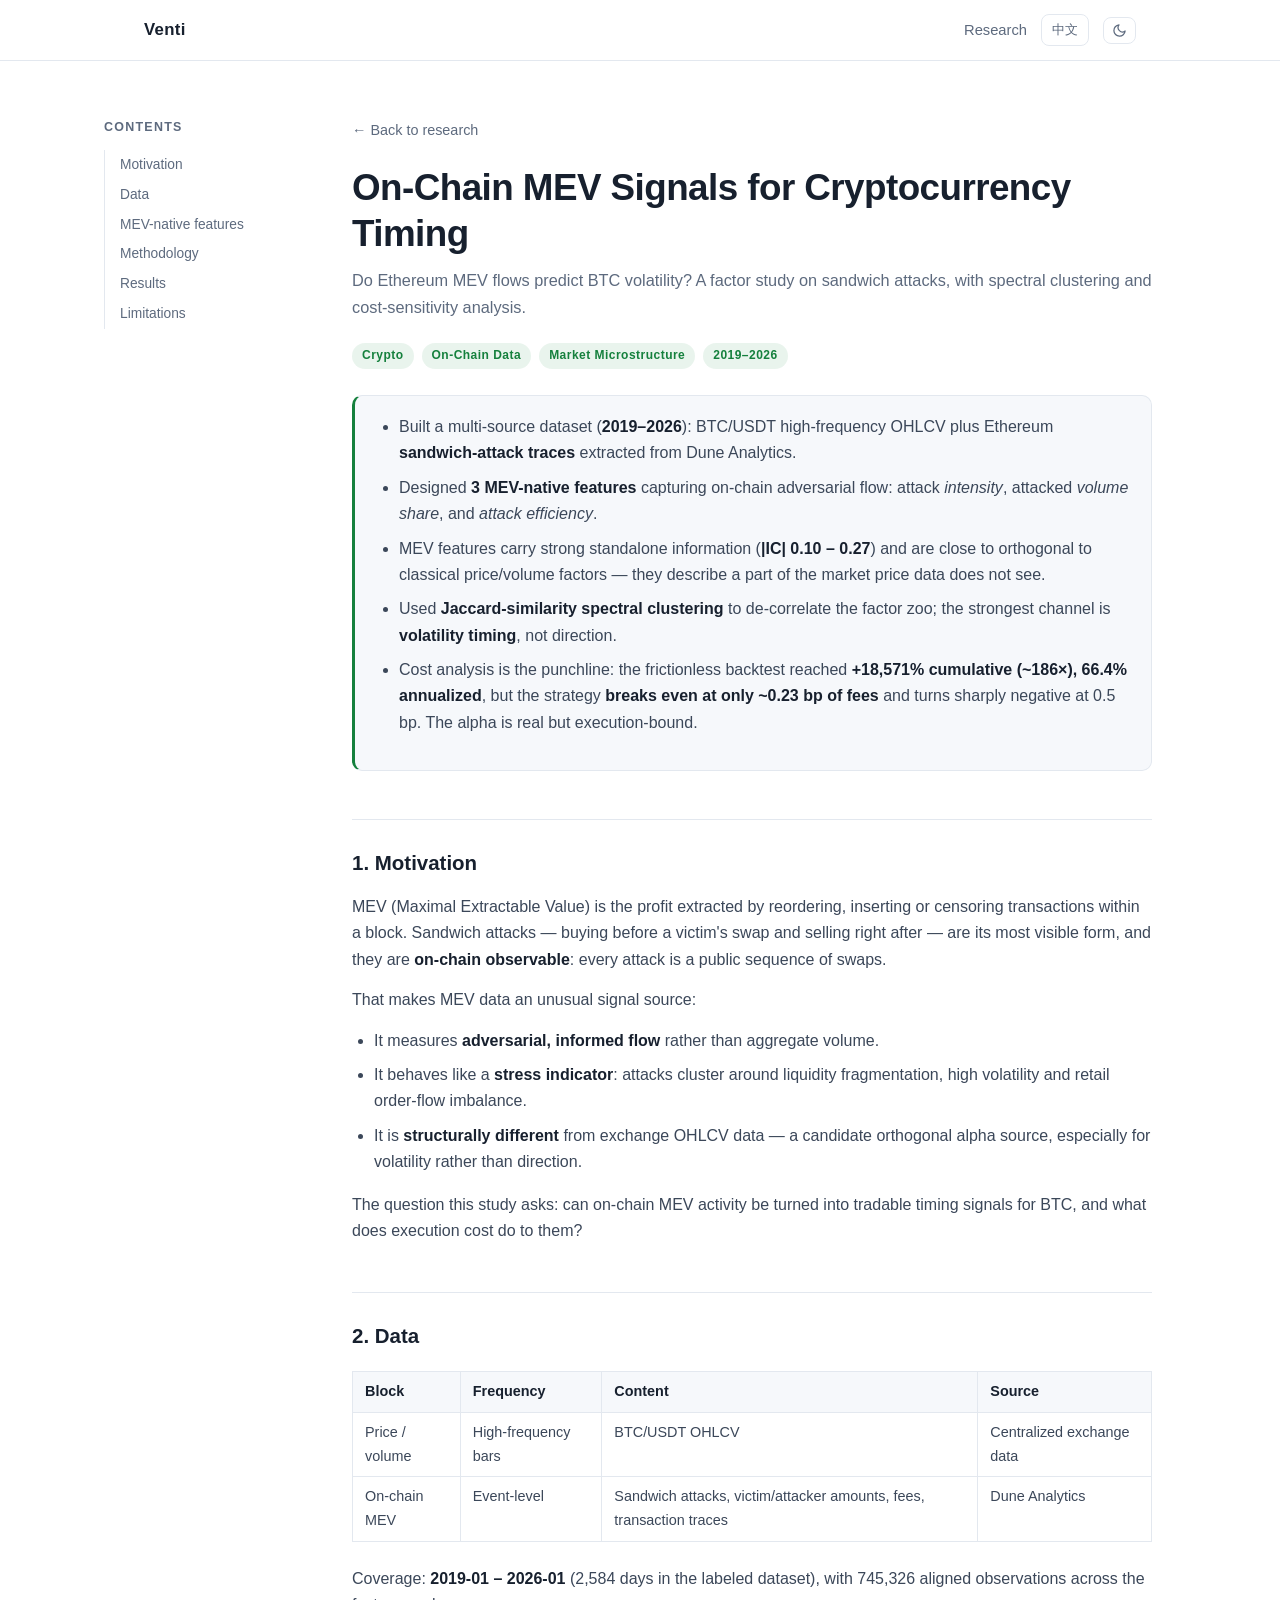
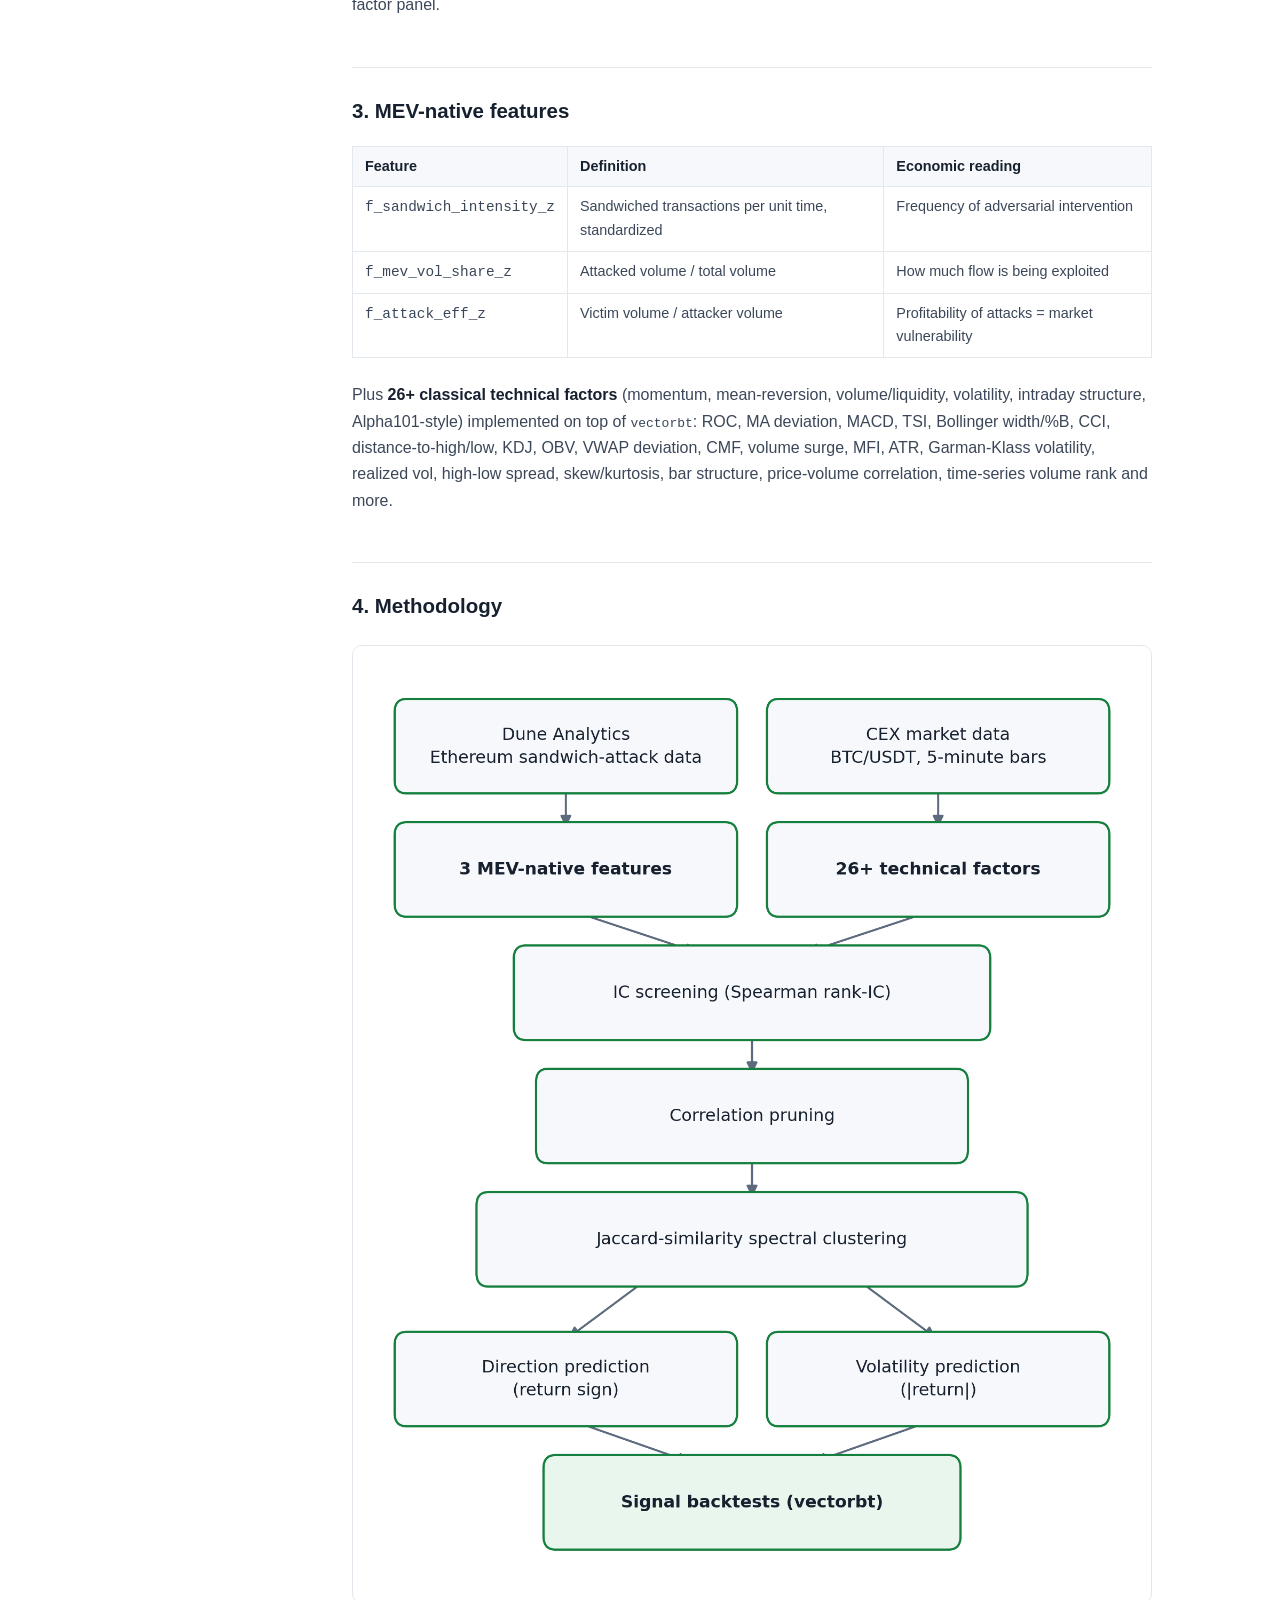
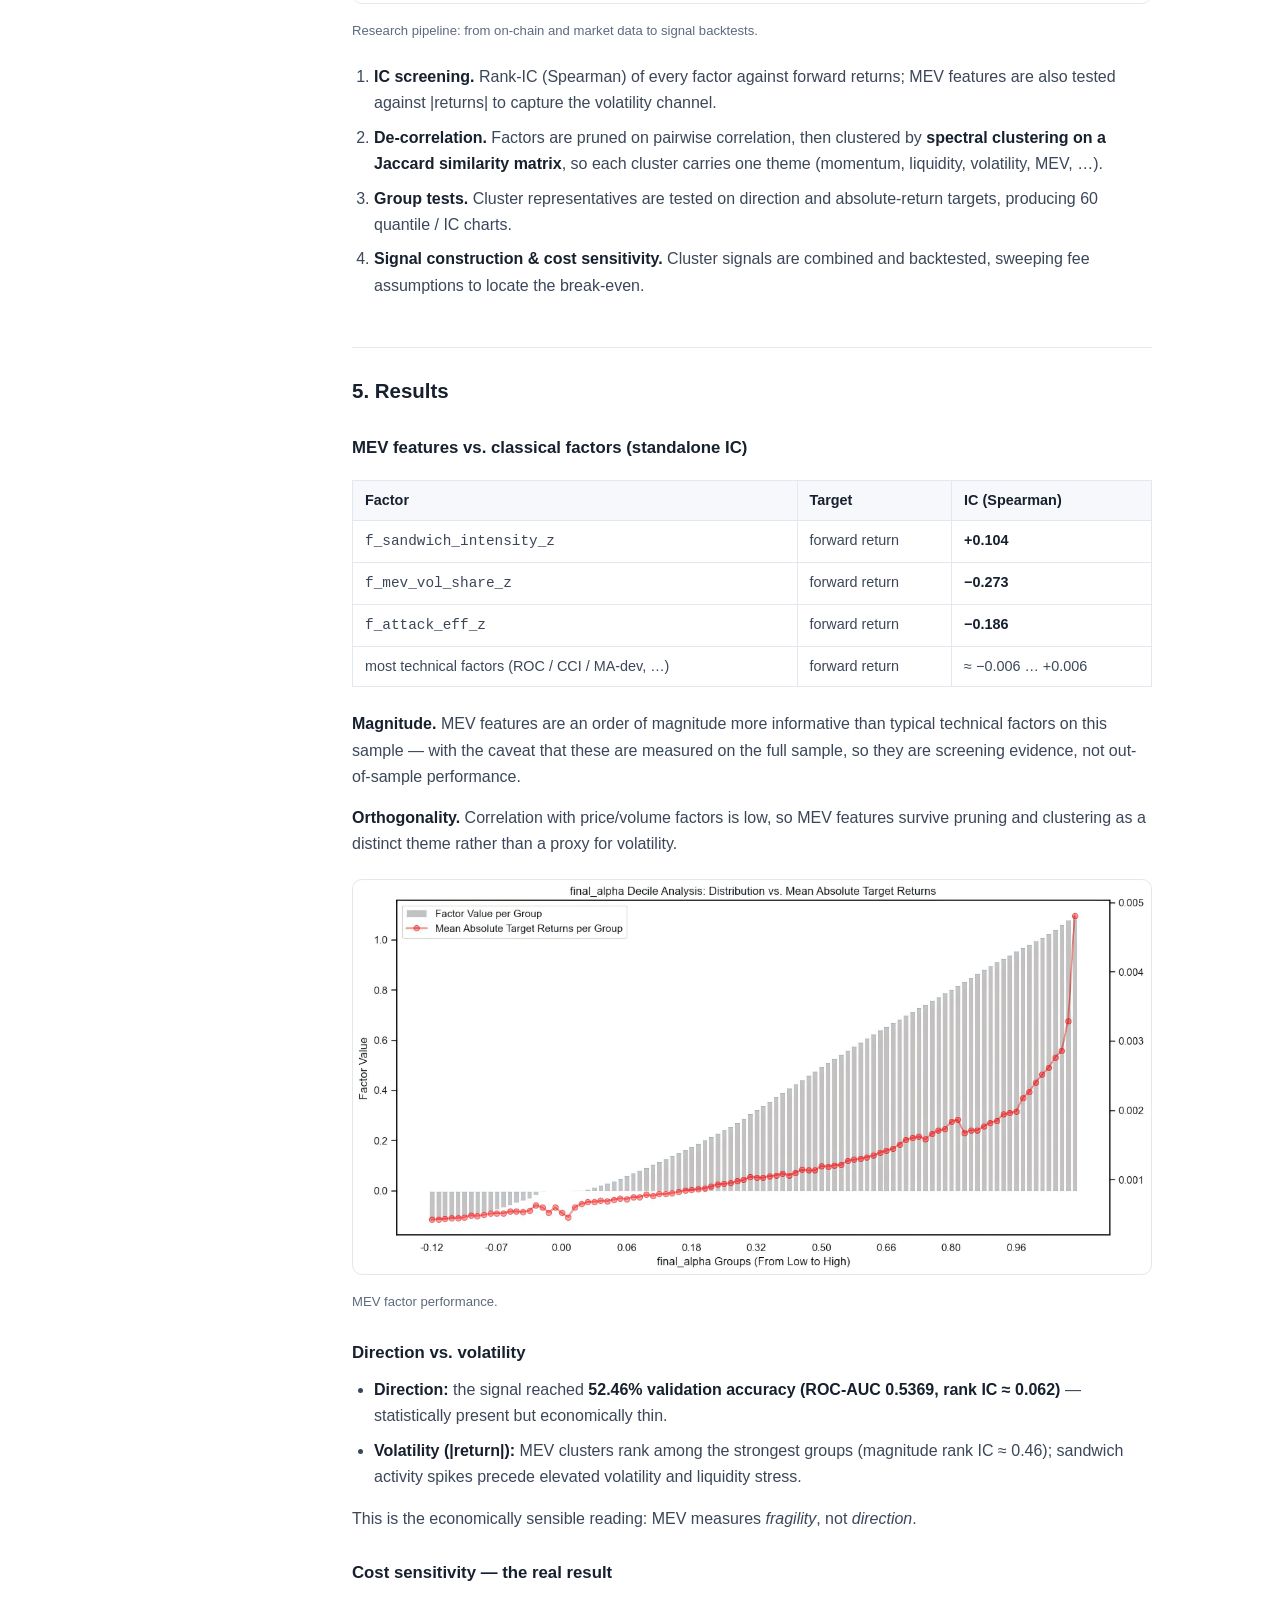
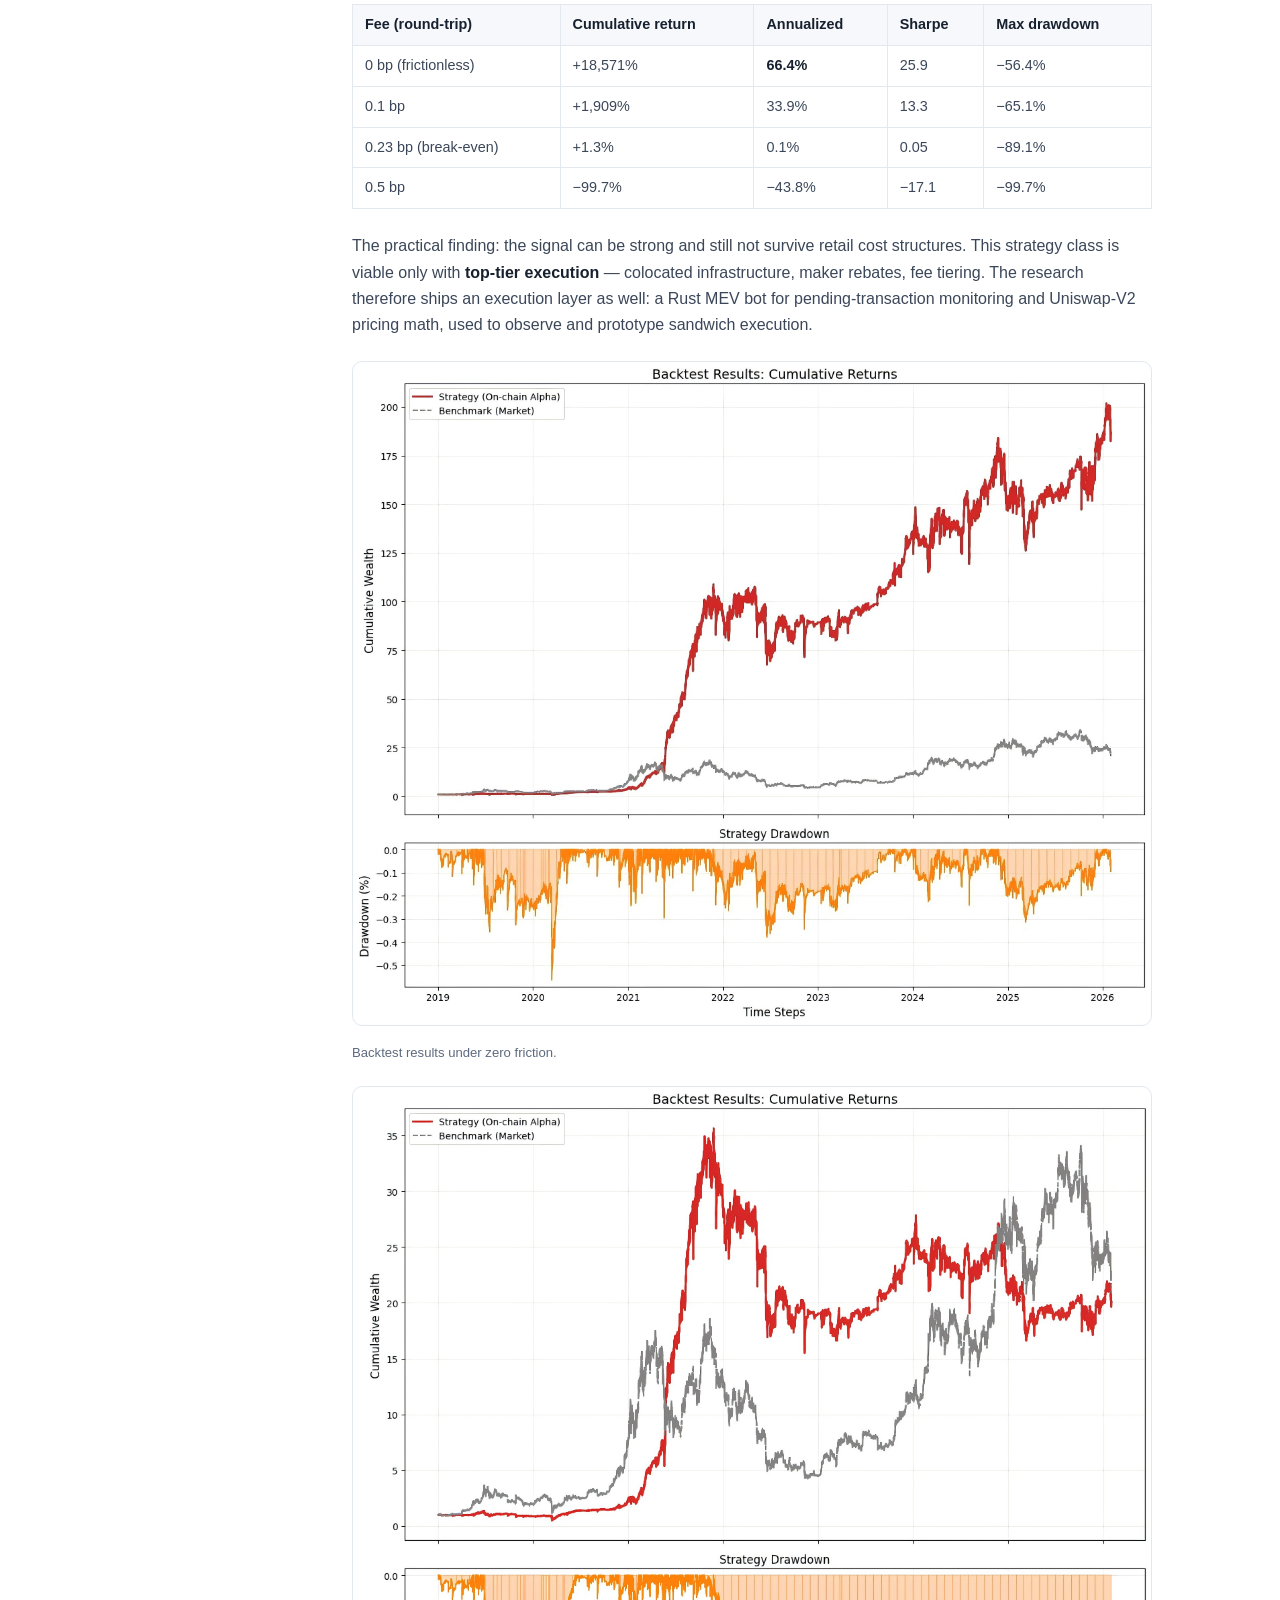
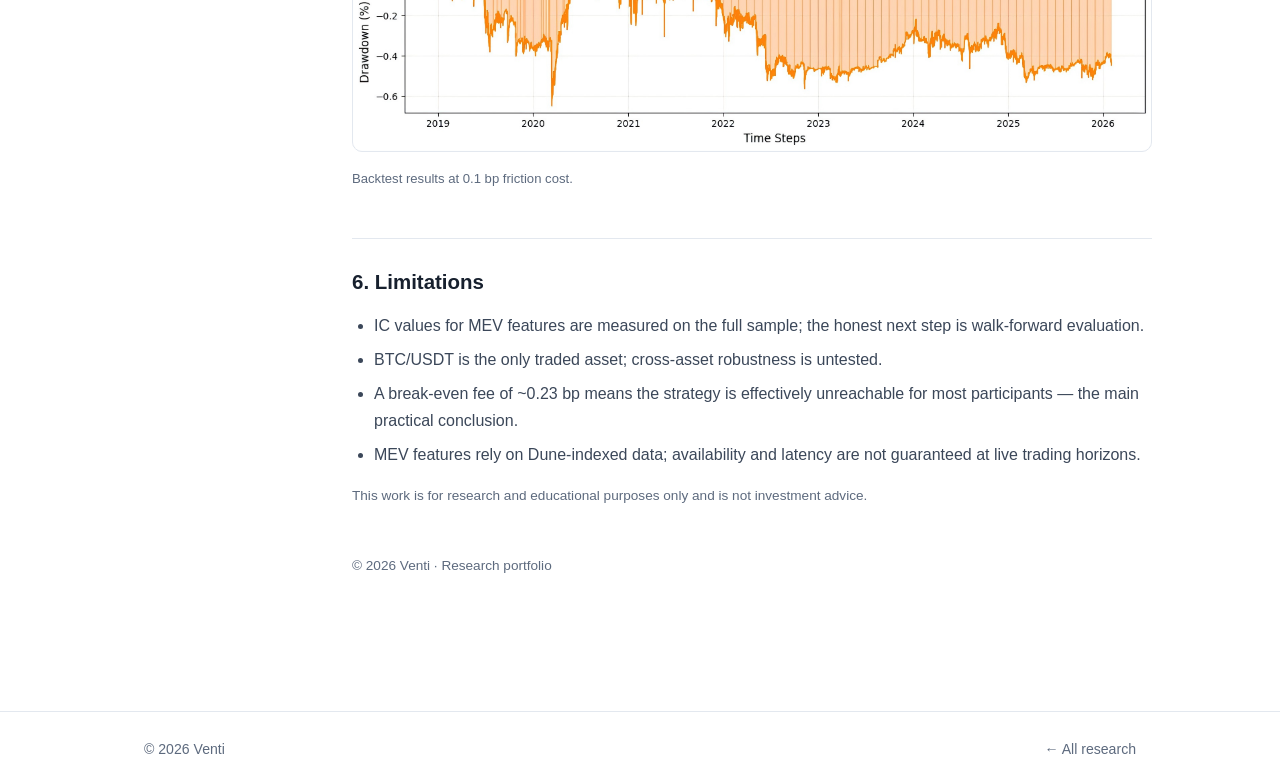
<file: research/onchain-mev-crypto-timing.html>
<!DOCTYPE html>
<html lang="en" data-lang="en" data-theme="light">
<head>
  <meta charset="UTF-8" />
  <meta name="viewport" content="width=device-width, initial-scale=1.0" />
  <title data-en="On-Chain MEV Signals for Crypto Timing — Venti" data-zh="链上 MEV 信号与加密货币择时 — Venti">On-Chain MEV Signals for Crypto Timing — Venti</title>
  <meta name="description" content="Do Ethereum MEV flows predict BTC volatility? A factor study on sandwich attacks, spectral clustering and cost sensitivity." />
  <link rel="stylesheet" href="../styles.css?v=3" />
  <link rel="icon" href="data:image/svg+xml,<svg xmlns='http://www.w3.org/2000/svg' viewBox='0 0 100 100'><rect width='100' height='100' rx='22' fill='%2315803d'/><text x='50' y='70' font-size='60' text-anchor='middle' fill='white' font-family='Arial'>V</text></svg>" />
  <script>
  (function () {
    var d = document.documentElement;
    function get(k) { try { return localStorage.getItem(k); } catch (e) { return null; } }
    var t = get('theme');
    d.dataset.theme = t || (window.matchMedia && window.matchMedia('(prefers-color-scheme: dark)').matches ? 'dark' : 'light');
    if (get('lang') === 'zh') {
      d.dataset.lang = 'zh';
      d.lang = 'zh-CN';
      var ti = document.querySelector('title');
      if (ti && ti.dataset.zh) document.title = ti.dataset.zh;
    }
  })();
  </script>
  <script src="../site.js?v=3" defer></script>
</head>
<body>
  <header class="nav">
    <div class="container nav-inner">
      <a class="brand" href="../index.html">Venti</a>
      <div class="nav-right">
        <nav><a href="../index.html#research"><span class="lang-en">Research</span><span class="lang-zh">研究</span></a></nav>
        <button class="lang-toggle" type="button">中文</button>
        <button class="icon-btn theme-toggle" type="button" aria-label="Toggle theme">
          <svg class="icon-moon" viewBox="0 0 24 24" fill="none" stroke="currentColor" stroke-width="2" stroke-linecap="round" stroke-linejoin="round"><path d="M21 12.8A9 9 0 1 1 11.2 3a7 7 0 0 0 9.8 9.8Z"/></svg>
          <svg class="icon-sun" viewBox="0 0 24 24" fill="none" stroke="currentColor" stroke-width="2" stroke-linecap="round" stroke-linejoin="round"><circle cx="12" cy="12" r="4"/><path d="M12 2v2m0 16v2M4.9 4.9l1.4 1.4m11.4 11.4 1.4 1.4M2 12h2m16 0h2M4.9 19.1l1.4-1.4M17.7 6.3l1.4-1.4"/></svg>
        </button>
      </div>
    </div>
  </header>

  <main class="article-layout">
    <aside class="toc">
      <p class="toc-title"><span class="lang-en">Contents</span><span class="lang-zh">目录</span></p>
      <ol>
        <li><a href="#motivation"><span class="lang-en">Motivation</span><span class="lang-zh">研究动机</span></a></li>
        <li><a href="#data"><span class="lang-en">Data</span><span class="lang-zh">数据</span></a></li>
        <li><a href="#features"><span class="lang-en">MEV-native features</span><span class="lang-zh">MEV 原生特征</span></a></li>
        <li><a href="#methodology"><span class="lang-en">Methodology</span><span class="lang-zh">方法</span></a></li>
        <li><a href="#results"><span class="lang-en">Results</span><span class="lang-zh">结果</span></a></li>
        <li><a href="#limitations"><span class="lang-en">Limitations</span><span class="lang-zh">局限</span></a></li>
      </ol>
    </aside>

    <article class="article">
    <a class="back" href="../index.html#research"><span class="lang-en">← Back to research</span><span class="lang-zh">← 返回研究列表</span></a>

    <h1><span class="lang-en">On-Chain MEV Signals for Cryptocurrency Timing</span><span class="lang-zh">链上 MEV 信号与加密货币择时</span></h1>
    <p class="subtitle"><span class="lang-en">Do Ethereum MEV flows predict BTC volatility? A factor study on sandwich attacks, with spectral clustering and cost-sensitivity analysis.</span><span class="lang-zh">以太坊 MEV 流能否预测 BTC 波动？围绕三明治攻击的因子研究：谱聚类与成本敏感性分析。</span></p>
    <p class="meta"><span class="lang-en">Crypto</span><span class="lang-en">On-Chain Data</span><span class="lang-en">Market Microstructure</span><span class="lang-en">2019–2026</span><span class="lang-zh">加密资产</span><span class="lang-zh">链上数据</span><span class="lang-zh">市场微观结构</span><span class="lang-zh">2019–2026</span></p>

    <div class="tldr">
      <ul class="lang-en">
        <li>Built a multi-source dataset (<strong>2019–2026</strong>): BTC/USDT high-frequency OHLCV plus Ethereum <strong>sandwich-attack traces</strong> extracted from Dune Analytics.</li>
        <li>Designed <strong>3 MEV-native features</strong> capturing on-chain adversarial flow: attack <em>intensity</em>, attacked <em>volume share</em>, and <em>attack efficiency</em>.</li>
        <li>MEV features carry strong standalone information (<strong>|IC| 0.10 – 0.27</strong>) and are close to orthogonal to classical price/volume factors — they describe a part of the market price data does not see.</li>
        <li>Used <strong>Jaccard-similarity spectral clustering</strong> to de-correlate the factor zoo; the strongest channel is <strong>volatility timing</strong>, not direction.</li>
        <li>Cost analysis is the punchline: the frictionless backtest reached <strong>+18,571% cumulative (~186×), 66.4% annualized</strong>, but the strategy <strong>breaks even at only ~0.23 bp of fees</strong> and turns sharply negative at 0.5 bp. The alpha is real but execution-bound.</li>
      </ul>
      <ul class="lang-zh">
        <li>构建多源数据集（<strong>2019–2026</strong>）：BTC/USDT 高频量价 + 来自 Dune Analytics 的以太坊<strong>三明治攻击轨迹</strong>。</li>
        <li>设计 <strong>3 个 MEV 原生特征</strong>刻画链上对抗性流量：攻击<em>强度</em>、被攻击<em>成交量占比</em>、<em>攻击效率</em>。</li>
        <li>MEV 特征具有强独立信息量（<strong>|IC| 0.10 – 0.27</strong>），且与经典量价因子接近正交——它们描述的是价格数据看不到的那部分市场。</li>
        <li>采用<strong>基于 Jaccard 相似的谱聚类</strong>对因子去相关；最稳健的通道是<strong>波动率择时</strong>，而非方向预测。</li>
        <li>成本分析是核心结论：无摩擦回测累计 <strong>+18,571%（约 186 倍）、年化 66.4%</strong>，但在约 <strong>0.23 bp</strong> 费用水平即盈亏平衡，0.5 bp 时大幅转负——alpha 真实存在，但受限于执行。</li>
      </ul>
    </div>

    <h2 id="motivation"><span class="lang-en">1. Motivation</span><span class="lang-zh">1. 研究动机</span></h2>
    <p class="lang-en">
      MEV (Maximal Extractable Value) is the profit extracted by reordering, inserting or censoring
      transactions within a block. Sandwich attacks — buying before a victim's swap and selling right
      after — are its most visible form, and they are <strong>on-chain observable</strong>: every attack is a
      public sequence of swaps.
    </p>
    <p class="lang-zh">
      MEV（最大可提取价值）是通过在区块内重排、插入或审查交易而获得的利润。三明治攻击——在受害者交易前买入、之后卖出——
      是其最典型的形式，而且是<strong>链上可观测</strong>的：每次攻击都是一串公开的 swap 序列。
    </p>
    <p class="lang-en">That makes MEV data an unusual signal source:</p>
    <p class="lang-zh">这让 MEV 数据成为不寻常的信号源：</p>
    <ul class="lang-en">
      <li>It measures <strong>adversarial, informed flow</strong> rather than aggregate volume.</li>
      <li>It behaves like a <strong>stress indicator</strong>: attacks cluster around liquidity fragmentation, high volatility and retail order-flow imbalance.</li>
      <li>It is <strong>structurally different</strong> from exchange OHLCV data — a candidate orthogonal alpha source, especially for volatility rather than direction.</li>
    </ul>
    <ul class="lang-zh">
      <li>它度量的是<strong>对抗性的、知情的流量</strong>，而非总量。</li>
      <li>它近似一种<strong>压力指标</strong>：攻击聚集在流动性碎片化、高波动与散户订单流失衡的时段。</li>
      <li>它与交易所 OHLCV 数据<strong>结构上不同</strong>——是潜在的正交 alpha 来源，尤其适合波动率而非方向。</li>
    </ul>
    <p class="lang-en">The question this study asks: can on-chain MEV activity be turned into tradable timing signals for BTC, and what does execution cost do to them?</p>
    <p class="lang-zh">本研究的问题：链上 MEV 活动能否转化为可交易的 BTC 择时信号？执行成本对其影响有多大？</p>

    <h2 id="data"><span class="lang-en">2. Data</span><span class="lang-zh">2. 数据</span></h2>
    <div class="lang-en">
      <table>
        <tr><th>Block</th><th>Frequency</th><th>Content</th><th>Source</th></tr>
        <tr><td>Price / volume</td><td>High-frequency bars</td><td>BTC/USDT OHLCV</td><td>Centralized exchange data</td></tr>
        <tr><td>On-chain MEV</td><td>Event-level</td><td>Sandwich attacks, victim/attacker amounts, fees, transaction traces</td><td>Dune Analytics</td></tr>
      </table>
    </div>
    <div class="lang-zh">
      <table>
        <tr><th>数据块</th><th>频率</th><th>内容</th><th>来源</th></tr>
        <tr><td>价格 / 成交量</td><td>高频 bar</td><td>BTC/USDT OHLCV</td><td>中心化交易所数据</td></tr>
        <tr><td>链上 MEV</td><td>事件级</td><td>三明治攻击、受害者/攻击者金额、费用、交易轨迹</td><td>Dune Analytics</td></tr>
      </table>
    </div>
    <p class="lang-en">
      Coverage: <strong>2019-01 – 2026-01</strong> (2,584 days in the labeled dataset), with
      745,326 aligned observations across the factor panel.
    </p>
    <p class="lang-zh">
      覆盖范围：<strong>2019-01 – 2026-01</strong>（标注数据集共 2,584 天），因子面板对齐后共 745,326 条观测。
    </p>

    <h2 id="features"><span class="lang-en">3. MEV-native features</span><span class="lang-zh">3. MEV 原生特征</span></h2>
    <div class="lang-en">
      <table>
        <tr><th>Feature</th><th>Definition</th><th>Economic reading</th></tr>
        <tr><td><code>f_sandwich_intensity_z</code></td><td>Sandwiched transactions per unit time, standardized</td><td>Frequency of adversarial intervention</td></tr>
        <tr><td><code>f_mev_vol_share_z</code></td><td>Attacked volume / total volume</td><td>How much flow is being exploited</td></tr>
        <tr><td><code>f_attack_eff_z</code></td><td>Victim volume / attacker volume</td><td>Profitability of attacks = market vulnerability</td></tr>
      </table>
    </div>
    <div class="lang-zh">
      <table>
        <tr><th>特征</th><th>定义</th><th>经济含义</th></tr>
        <tr><td><code>f_sandwich_intensity_z</code></td><td>单位时间被三明治夹击的交易数（标准化）</td><td>对抗性干预的频率</td></tr>
        <tr><td><code>f_mev_vol_share_z</code></td><td>被攻击成交量 / 总成交量</td><td>流量被榨取的程度</td></tr>
        <tr><td><code>f_attack_eff_z</code></td><td>受害者量 / 攻击者量</td><td>攻击的盈利能力 = 市场的脆弱程度</td></tr>
      </table>
    </div>
    <p class="lang-en">
      Plus <strong>26+ classical technical factors</strong> (momentum, mean-reversion, volume/liquidity,
      volatility, intraday structure, Alpha101-style) implemented on top of <code>vectorbt</code>: ROC,
      MA deviation, MACD, TSI, Bollinger width/%B, CCI, distance-to-high/low, KDJ, OBV, VWAP
      deviation, CMF, volume surge, MFI, ATR, Garman-Klass volatility, realized vol, high-low spread,
      skew/kurtosis, bar structure, price-volume correlation, time-series volume rank and more.
    </p>
    <p class="lang-zh">
      此外还有 <strong>26+ 个经典技术因子</strong>（动量、均值回复、成交量/流动性、波动率、日内结构、Alpha101 风格），
      基于 <code>vectorbt</code> 实现：ROC、MA 偏离、MACD、TSI、布林带宽度/%B、CCI、距高低点距离、KDJ、OBV、
      VWAP 偏离、CMF、成交量激增、MFI、ATR、Garman-Klass 波动率、已实现波动率、高低价差、偏度/峰度、
      bar 结构、价量相关、成交量时序排名等。
    </p>

    <h2 id="methodology"><span class="lang-en">4. Methodology</span><span class="lang-zh">4. 方法</span></h2>
    <figure>
      <img src="../assets/mev/pipeline-en.png" alt="Research pipeline" loading="lazy" />
      <figcaption><span class="lang-en">Research pipeline: from on-chain and market data to signal backtests.</span><span class="lang-zh">研究流程：从链上与行情数据到信号回测。</span></figcaption>
    </figure>
    <ol class="lang-en">
      <li><strong>IC screening.</strong> Rank-IC (Spearman) of every factor against forward returns; MEV features are also tested against |returns| to capture the volatility channel.</li>
      <li><strong>De-correlation.</strong> Factors are pruned on pairwise correlation, then clustered by <strong>spectral clustering on a Jaccard similarity matrix</strong>, so each cluster carries one theme (momentum, liquidity, volatility, MEV, …).</li>
      <li><strong>Group tests.</strong> Cluster representatives are tested on direction and absolute-return targets, producing 60 quantile / IC charts.</li>
      <li><strong>Signal construction &amp; cost sensitivity.</strong> Cluster signals are combined and backtested, sweeping fee assumptions to locate the break-even.</li>
    </ol>
    <ol class="lang-zh">
      <li><strong>IC 筛选。</strong> 对每个因子计算对未来收益的 Rank IC（Spearman）；MEV 特征同时对 |收益| 检验以捕捉波动率通道。</li>
      <li><strong>去相关。</strong> 先按两两相关性剪枝，再在 <strong>Jaccard 相似矩阵上做谱聚类</strong>，使每个聚类对应一个主题（动量、流动性、波动率、MEV……）。</li>
      <li><strong>分组测试。</strong> 以聚类代表因子分别在方向与绝对收益目标上测试，产出 60 张分位 / IC 图。</li>
      <li><strong>信号构建与成本敏感性。</strong> 合成各聚类信号并进行回测，扫描费率假设以定位盈亏平衡点。</li>
    </ol>

    <h2 id="results"><span class="lang-en">5. Results</span><span class="lang-zh">5. 结果</span></h2>
    <h3><span class="lang-en">MEV features vs. classical factors (standalone IC)</span><span class="lang-zh">MEV 特征 vs 经典因子（独立 IC）</span></h3>
    <div class="lang-en">
      <table>
        <tr><th>Factor</th><th>Target</th><th>IC (Spearman)</th></tr>
        <tr><td><code>f_sandwich_intensity_z</code></td><td>forward return</td><td><strong>+0.104</strong></td></tr>
        <tr><td><code>f_mev_vol_share_z</code></td><td>forward return</td><td><strong>−0.273</strong></td></tr>
        <tr><td><code>f_attack_eff_z</code></td><td>forward return</td><td><strong>−0.186</strong></td></tr>
        <tr><td>most technical factors (ROC / CCI / MA-dev, …)</td><td>forward return</td><td>≈ −0.006 … +0.006</td></tr>
      </table>
    </div>
    <div class="lang-zh">
      <table>
        <tr><th>因子</th><th>目标</th><th>IC（Spearman）</th></tr>
        <tr><td><code>f_sandwich_intensity_z</code></td><td>未来收益</td><td><strong>+0.104</strong></td></tr>
        <tr><td><code>f_mev_vol_share_z</code></td><td>未来收益</td><td><strong>−0.273</strong></td></tr>
        <tr><td><code>f_attack_eff_z</code></td><td>未来收益</td><td><strong>−0.186</strong></td></tr>
        <tr><td>多数技术因子（ROC / CCI / MA 偏离等）</td><td>未来收益</td><td>≈ −0.006 … +0.006</td></tr>
      </table>
    </div>
    <p class="lang-en"><strong>Magnitude.</strong> MEV features are an order of magnitude more informative than typical technical factors on this sample — with the caveat that these are measured on the full sample, so they are screening evidence, not out-of-sample performance.</p>
    <p class="lang-zh"><strong>量级。</strong> MEV 特征在本样本中比典型技术因子高出一个数量级的信息量——需要说明的是，这些数值在全样本上测得，属于筛选证据而非样本外表现。</p>
    <p class="lang-en"><strong>Orthogonality.</strong> Correlation with price/volume factors is low, so MEV features survive pruning and clustering as a distinct theme rather than a proxy for volatility.</p>
    <p class="lang-zh"><strong>正交性。</strong> 与量价因子的相关性低，因此 MEV 特征在去相关与聚类中作为独立主题保留下来，而不是波动率的代理变量。</p>

    <figure>
      <img src="../assets/mev/factor-performance.png" alt="MEV factor performance" loading="lazy" />
      <figcaption><span class="lang-en">MEV factor performance.</span><span class="lang-zh">MEV 因子表现。</span></figcaption>
    </figure>

    <h3><span class="lang-en">Direction vs. volatility</span><span class="lang-zh">方向 vs 波动率</span></h3>
    <ul class="lang-en">
      <li><strong>Direction:</strong> the signal reached <strong>52.46% validation accuracy (ROC-AUC 0.5369, rank IC ≈ 0.062)</strong> — statistically present but economically thin.</li>
      <li><strong>Volatility (|return|):</strong> MEV clusters rank among the strongest groups (magnitude rank IC ≈ 0.46); sandwich activity spikes precede elevated volatility and liquidity stress.</li>
    </ul>
    <ul class="lang-zh">
      <li><strong>方向：</strong> 信号验证准确率 <strong>52.46%（ROC-AUC 0.5369，Rank IC ≈ 0.062）</strong>——统计上存在，但经济意义有限。</li>
      <li><strong>波动率（|收益|）：</strong> MEV 聚类是表现最强的组之一（幅度 Rank IC ≈ 0.46）；三明治活动激增往往先于波动率抬升与流动性紧张。</li>
    </ul>
    <p class="lang-en">This is the economically sensible reading: MEV measures <em>fragility</em>, not <em>direction</em>.</p>
    <p class="lang-zh">这符合经济直觉：MEV 度量的是<em>脆弱性</em>，而非<em>方向</em>。</p>

    <h3><span class="lang-en">Cost sensitivity — the real result</span><span class="lang-zh">成本敏感性——真正的结果</span></h3>
    <div class="lang-en">
      <table>
        <tr><th>Fee (round-trip)</th><th>Cumulative return</th><th>Annualized</th><th>Sharpe</th><th>Max drawdown</th></tr>
        <tr><td>0 bp (frictionless)</td><td>+18,571%</td><td><strong>66.4%</strong></td><td>25.9</td><td>−56.4%</td></tr>
        <tr><td>0.1 bp</td><td>+1,909%</td><td>33.9%</td><td>13.3</td><td>−65.1%</td></tr>
        <tr><td>0.23 bp (break-even)</td><td>+1.3%</td><td>0.1%</td><td>0.05</td><td>−89.1%</td></tr>
        <tr><td>0.5 bp</td><td>−99.7%</td><td>−43.8%</td><td>−17.1</td><td>−99.7%</td></tr>
      </table>
    </div>
    <div class="lang-zh">
      <table>
        <tr><th>往返费率</th><th>累计收益</th><th>年化</th><th>夏普</th><th>最大回撤</th></tr>
        <tr><td>0 bp（无摩擦）</td><td>+18,571%</td><td><strong>66.4%</strong></td><td>25.9</td><td>−56.4%</td></tr>
        <tr><td>0.1 bp</td><td>+1,909%</td><td>33.9%</td><td>13.3</td><td>−65.1%</td></tr>
        <tr><td>0.23 bp（盈亏平衡）</td><td>+1.3%</td><td>0.1%</td><td>0.05</td><td>−89.1%</td></tr>
        <tr><td>0.5 bp</td><td>−99.7%</td><td>−43.8%</td><td>−17.1</td><td>−99.7%</td></tr>
      </table>
    </div>
    <p class="lang-en">
      The practical finding: the signal can be strong and still not survive retail cost structures.
      This strategy class is viable only with <strong>top-tier execution</strong> — colocated infrastructure,
      maker rebates, fee tiering. The research therefore ships an execution layer as well: a Rust
      MEV bot for pending-transaction monitoring and Uniswap-V2 pricing math, used to observe and
      prototype sandwich execution.
    </p>
    <p class="lang-zh">
      实践结论：信号即使很强，也未必能承受零售级成本结构。这类策略只有在<strong>顶级执行环境</strong>下才可能成立——
      共址部署、maker 返佣、费率分级。因此本研究同时实现了执行层：用于监控 pending 交易与 Uniswap-V2 定价的
      Rust MEV bot，以便观察与原型化三明治执行。
    </p>

    <figure>
      <img src="../assets/mev/zero-friction.png" alt="Zero-friction backtest" loading="lazy" />
      <figcaption><span class="lang-en">Backtest results under zero friction.</span><span class="lang-zh">零摩擦情况下的回测结果。</span></figcaption>
    </figure>
    <figure>
      <img src="../assets/mev/friction-01bp.png" alt="Backtest at 0.1 bp friction cost" loading="lazy" />
      <figcaption><span class="lang-en">Backtest results at 0.1 bp friction cost.</span><span class="lang-zh">摩擦成本 0.1 bp 情况下的回测结果。</span></figcaption>
    </figure>

    <h2 id="limitations"><span class="lang-en">6. Limitations</span><span class="lang-zh">6. 局限</span></h2>
    <ul class="lang-en">
      <li>IC values for MEV features are measured on the full sample; the honest next step is walk-forward evaluation.</li>
      <li>BTC/USDT is the only traded asset; cross-asset robustness is untested.</li>
      <li>A break-even fee of ~0.23 bp means the strategy is effectively unreachable for most participants — the main practical conclusion.</li>
      <li>MEV features rely on Dune-indexed data; availability and latency are not guaranteed at live trading horizons.</li>
    </ul>
    <ul class="lang-zh">
      <li>MEV 特征的 IC 在全样本上测得；更严谨的下一步是滚动窗口（walk-forward）评估。</li>
      <li>仅交易 BTC/USDT，跨资产稳健性未验证。</li>
      <li>约 0.23 bp 的盈亏平衡费率意味着该策略对多数参与者实际不可达——这是最重要的实践结论。</li>
      <li>MEV 特征依赖 Dune 索引数据；在实盘时间尺度上的可用性与延迟没有保证。</li>
    </ul>
    <p class="divider-note lang-en">This work is for research and educational purposes only and is not investment advice.</p>
    <p class="divider-note lang-zh">本研究仅用于研究与教育目的，不构成任何投资建议。</p>

    <p class="divider-note" style="margin-top:48px;">© 2026 Venti · <span class="lang-en">Research portfolio</span><span class="lang-zh">研究作品集</span></p>
    </article>
  </main>

  <footer class="footer">
    <div class="container footer-inner">
      <p>© 2026 Venti</p>
      <p><a href="../index.html#research"><span class="lang-en">← All research</span><span class="lang-zh">← 全部研究</span></a></p>
    </div>
  </footer>
</body>
</html>
</file>
<file: styles.css>
:root {
  --bg: #ffffff;
  --surface: #f6f8fb;
  --border: #e3e8ef;
  --text: #17202e;
  --body-text: #3b4759;
  --muted: #5d6a7e;
  --accent: #15803d;
  --accent-soft: rgba(21, 128, 61, 0.09);
  --accent-contrast: #ffffff;
  --nav-bg: rgba(255, 255, 255, 0.85);
  --media-bg: #f0f3f8;
  --code-bg: #f3f5f9;
  --code-text: #33415c;
  --radius: 14px;
  --maxw: 1040px;
}

html[data-theme="dark"] {
  --bg: #0b0e14;
  --surface: #11151f;
  --border: #1e2532;
  --text: #e8ecf4;
  --body-text: #c6cedd;
  --muted: #9aa4b5;
  --accent: #4ade80;
  --accent-soft: rgba(74, 222, 128, 0.14);
  --accent-contrast: #08130c;
  --nav-bg: rgba(11, 14, 20, 0.85);
  --media-bg: #0d1017;
  --code-bg: #0d1017;
  --code-text: #aeb9cc;
}

/* language visibility */
html[data-lang="zh"] .lang-en,
html:not([data-lang="zh"]) .lang-zh { display: none !important; }

* { box-sizing: border-box; margin: 0; padding: 0; }

html { scroll-behavior: smooth; }

body {
  background: var(--bg);
  color: var(--text);
  font-family: -apple-system, BlinkMacSystemFont, "Segoe UI", Roboto, "Helvetica Neue", Arial, sans-serif;
  line-height: 1.65;
  -webkit-font-smoothing: antialiased;
}

html[data-lang="zh"] body {
  font-family: -apple-system, BlinkMacSystemFont, "PingFang SC", "Hiragino Sans GB", "Microsoft YaHei", "Segoe UI", sans-serif;
}

.container { max-width: var(--maxw); margin: 0 auto; padding: 0 24px; }

a { color: var(--accent); text-decoration: none; }
a:hover { text-decoration: underline; }

/* nav */
.nav {
  position: sticky; top: 0; z-index: 10;
  background: var(--nav-bg);
  backdrop-filter: blur(10px);
  border-bottom: 1px solid var(--border);
}
.nav-inner { display: flex; align-items: center; justify-content: space-between; height: 60px; }
.brand { font-weight: 700; letter-spacing: 0.02em; color: var(--text); font-size: 1.05rem; }
.nav-right { display: flex; align-items: center; gap: 14px; }
.nav-right nav { display: flex; align-items: center; }
.nav-right nav a { color: var(--muted); margin-left: 22px; font-size: 0.92rem; }
.nav-right nav a:hover { color: var(--text); text-decoration: none; }

.lang-toggle, .icon-btn {
  appearance: none; cursor: pointer; font-family: inherit;
  background: transparent; border: 1px solid var(--border);
  color: var(--muted); border-radius: 8px; font-size: 0.82rem;
  padding: 4px 10px; line-height: 1.7;
  transition: color 0.15s ease, border-color 0.15s ease;
}
.lang-toggle:hover, .icon-btn:hover { color: var(--text); border-color: var(--accent); }
.icon-btn { display: inline-flex; align-items: center; justify-content: center; padding: 5px 8px; }
.icon-btn svg { width: 15px; height: 15px; display: block; }

html[data-theme="dark"] .icon-sun { display: block; }
html[data-theme="dark"] .icon-moon { display: none; }
html:not([data-theme="dark"]) .icon-sun { display: none; }
html:not([data-theme="dark"]) .icon-moon { display: block; }

/* hero */
.hero { padding: 96px 24px 72px; }
.eyebrow {
  color: var(--accent); font-size: 0.82rem; font-weight: 600;
  letter-spacing: 0.14em; text-transform: uppercase; margin-bottom: 18px;
}
.hero h1 { font-size: clamp(2.6rem, 6vw, 4rem); line-height: 1.08; font-weight: 800; letter-spacing: -0.03em; }
.hero-grid { display: grid; grid-template-columns: minmax(0, 1.5fr) minmax(300px, 1fr); gap: 48px; align-items: start; }
.hero-edu {
  background: var(--surface); border: 1px solid var(--border);
  border-radius: var(--radius); padding: 26px 28px;
}
.edu-label {
  font-size: 0.8rem; font-weight: 700; letter-spacing: 0.08em;
  text-transform: uppercase; color: var(--accent); margin-bottom: 16px;
}
.edu-item { margin-bottom: 14px; }
.edu-item .school { font-size: 0.95rem; font-weight: 600; color: var(--text); }
.edu-item .degree { font-size: 0.85rem; color: var(--muted); }
.hero-edu .courses {
  font-size: 0.8rem; color: var(--muted); line-height: 1.75;
  border-top: 1px solid var(--border); padding-top: 14px; margin-top: 4px;
}
.slogan { font-size: clamp(1.15rem, 2.4vw, 1.5rem); line-height: 1.45; font-weight: 600; letter-spacing: -0.01em; color: var(--text); margin-top: 14px; max-width: 760px; }
.lede { color: var(--muted); font-size: 1.08rem; max-width: 640px; margin-top: 20px; }
.hero-links { margin-top: 32px; display: flex; gap: 12px; flex-wrap: wrap; }

.btn {
  display: inline-block; padding: 10px 20px; border-radius: 10px;
  border: 1px solid var(--border); color: var(--text); font-size: 0.95rem;
  background: var(--surface); transition: border-color 0.15s ease, transform 0.15s ease;
}
.btn:hover { text-decoration: none; border-color: var(--accent); transform: translateY(-1px); }
.btn.primary { background: var(--accent); border-color: var(--accent); color: var(--accent-contrast); font-weight: 600; }
.btn.primary:hover { filter: brightness(1.08); }

/* sections */
section { padding: 40px 24px; }
section h2 { font-size: 1.5rem; letter-spacing: -0.01em; margin-bottom: 6px; }
.section-sub { color: var(--muted); margin-bottom: 28px; }

/* cards */
.card {
  display: grid; grid-template-columns: 1fr 1fr; gap: 0;
  background: var(--surface); border: 1px solid var(--border);
  border-radius: var(--radius); overflow: hidden; margin-bottom: 32px;
}
.card.reverse .card-media { order: 2; }
.card-media { background: var(--media-bg); display: flex; align-items: center; justify-content: center; padding: 20px; }
.card-media img { width: 100%; height: auto; border-radius: 8px; }
.card-body { padding: 30px 32px; }
.tags { display: flex; gap: 8px; flex-wrap: wrap; margin-bottom: 14px; }
.tags span {
  font-size: 0.75rem; font-weight: 600; letter-spacing: 0.04em;
  color: var(--accent); background: var(--accent-soft);
  padding: 3px 10px; border-radius: 999px;
}
.card h3 { font-size: 1.18rem; line-height: 1.35; margin-bottom: 12px; }
.card p { color: var(--muted); font-size: 0.95rem; }
.card ul { margin: 16px 0 0 18px; color: var(--muted); font-size: 0.92rem; }
.card li { margin-bottom: 7px; }
.card li strong { color: var(--text); }
.card-links { margin-top: 20px; font-weight: 600; font-size: 0.95rem; }

/* skills */
.chips { display: flex; flex-wrap: wrap; gap: 10px; margin-bottom: 28px; }
.chips span {
  background: var(--surface); border: 1px solid var(--border);
  padding: 7px 14px; border-radius: 999px; font-size: 0.86rem; color: var(--text);
}
.skill-groups { display: grid; gap: 20px; margin-bottom: 28px; }
.skill-group .chips { margin-bottom: 0; }
.skill-label {
  font-size: 0.8rem; font-weight: 700; letter-spacing: 0.08em;
  text-transform: uppercase; color: var(--accent); margin-bottom: 10px;
}
.education { color: var(--muted); font-size: 0.95rem; }

/* footer */
.footer { border-top: 1px solid var(--border); margin-top: 48px; }
.footer-inner {
  display: flex; justify-content: space-between; align-items: center;
  padding-top: 26px; padding-bottom: 26px; color: var(--muted); font-size: 0.88rem;
}
.footer a { color: var(--muted); }
.footer a:hover { color: var(--text); }

@media (max-width: 1024px) {
  .article-layout { grid-template-columns: 1fr; padding-top: 40px; }
  .toc { display: none; }
}

@media (max-width: 900px) {
  .hero-grid { grid-template-columns: 1fr; gap: 32px; }
}

@media (max-width: 760px) {
  .card { grid-template-columns: 1fr; }
  .card.reverse .card-media { order: 0; }
  .hero { padding-top: 64px; }
  .footer-inner { flex-direction: column; gap: 8px; }
  .nav-right nav { display: none; }
}

/* ---- research report pages ---- */
.article-layout {
  max-width: 1120px; margin: 0 auto; padding: 56px 24px 72px;
  display: grid; grid-template-columns: 200px minmax(0, 1fr); gap: 48px;
  align-items: start;
}
.article { max-width: 800px; margin: 0; padding: 0; }
.article h2[id] { scroll-margin-top: 84px; }

/* table of contents */
.toc { position: sticky; top: 84px; font-size: 0.86rem; }
.toc-title {
  font-size: 0.78rem; font-weight: 700; letter-spacing: 0.1em;
  text-transform: uppercase; color: var(--muted); margin-bottom: 12px;
}
.toc ol { list-style: none; margin: 0; padding: 0; border-left: 1px solid var(--border); }
.toc li a {
  display: block; padding: 5px 0 5px 14px; color: var(--muted);
  border-left: 2px solid transparent; margin-left: -1px; line-height: 1.45;
}
.toc li a:hover { color: var(--text); border-left-color: var(--accent); text-decoration: none; }
.article .back { font-size: 0.9rem; color: var(--muted); }
.article h1 { font-size: clamp(1.6rem, 3.6vw, 2.3rem); line-height: 1.25; letter-spacing: -0.015em; margin: 22px 0 10px; }
.article .subtitle { color: var(--muted); font-size: 1.02rem; margin-bottom: 22px; }
.article h2 { font-size: 1.28rem; margin: 48px 0 14px; padding-top: 26px; border-top: 1px solid var(--border); }
.article h3 { font-size: 1.05rem; margin: 26px 0 10px; }
.article p { color: var(--body-text); margin-bottom: 14px; }
.article ul, .article ol { color: var(--body-text); margin: 0 0 16px 22px; }
.article li { margin-bottom: 8px; }
.article strong { color: var(--text); }
.article a { color: var(--accent); }
html[data-lang="zh"] .article p, html[data-lang="zh"] .article li { line-height: 1.9; }
.article .meta { display: flex; gap: 8px; flex-wrap: wrap; margin-bottom: 8px; }
.article .meta span {
  font-size: 0.75rem; font-weight: 600; letter-spacing: 0.04em;
  color: var(--accent); background: var(--accent-soft); padding: 3px 10px; border-radius: 999px;
}
.tldr {
  background: var(--surface); border: 1px solid var(--border);
  border-left: 3px solid var(--accent); border-radius: 10px;
  padding: 18px 22px; margin: 26px 0 8px;
}
.tldr p:last-child, .tldr ul:last-child { margin-bottom: 0; }
.article table { width: 100%; border-collapse: collapse; margin: 18px 0 24px; font-size: 0.9rem; }
.article th, .article td { border: 1px solid var(--border); padding: 8px 12px; text-align: left; vertical-align: top; }
.article th { background: var(--surface); color: var(--text); font-weight: 600; }
.article td { color: var(--body-text); }
.article pre {
  background: var(--code-bg); border: 1px solid var(--border); border-radius: 10px;
  padding: 16px 18px; overflow-x: auto; font-size: 0.83rem; line-height: 1.55;
  margin: 16px 0 22px; color: var(--code-text);
}
.article figure { margin: 22px 0; }
.article figure img { width: 100%; border-radius: 10px; border: 1px solid var(--border); background: var(--media-bg); }
.article figcaption { color: var(--muted); font-size: 0.82rem; margin-top: 8px; }
.article .divider-note { color: var(--muted); font-size: 0.85rem; }
</file>
